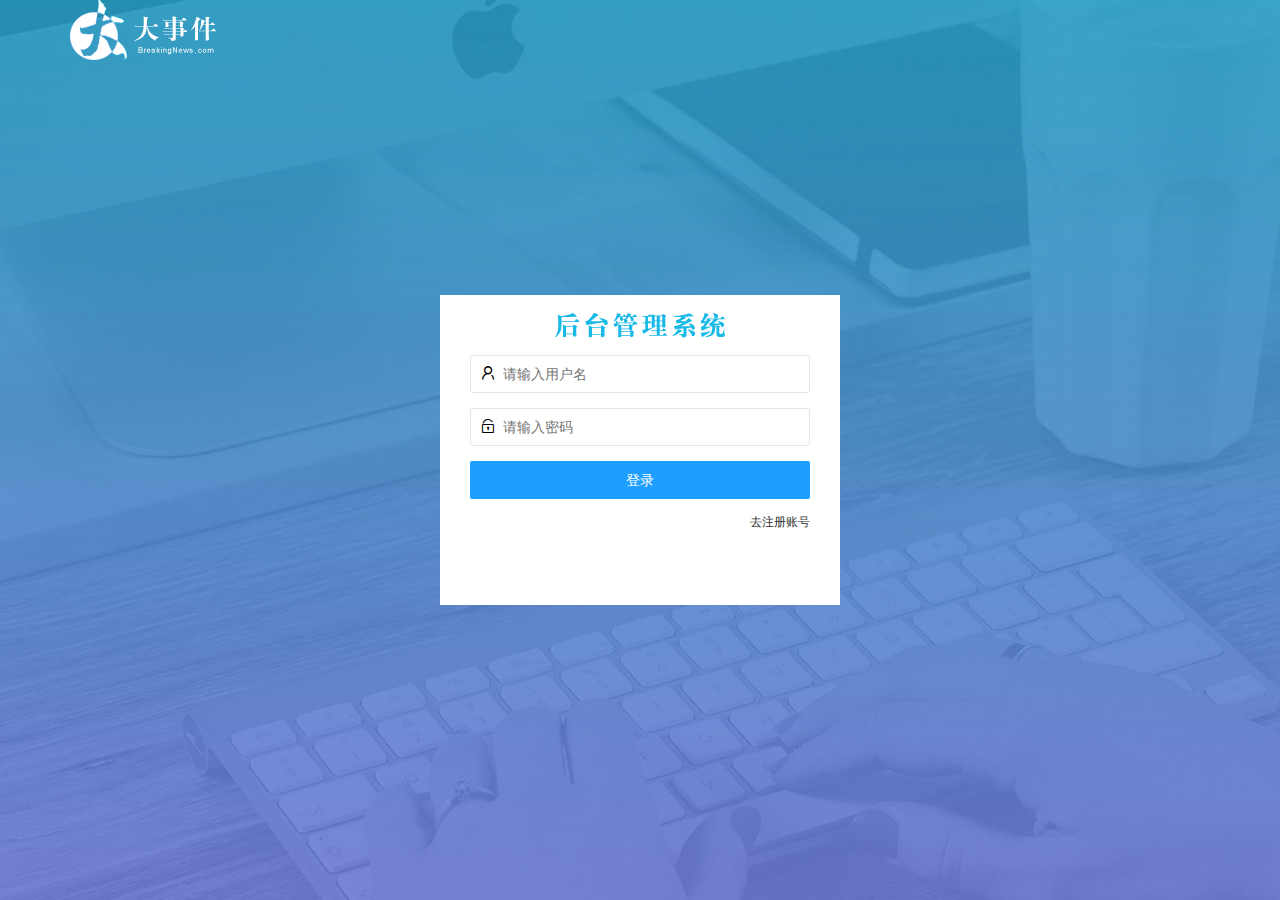
<file: login.html>
<!DOCTYPE html>
<html lang="en">

<head>
    <meta charset="UTF-8" />
    <meta name="viewport" content="width=device-width, initial-scale=1.0" />
    <title>大事件-登录/注册</title>
    <!-- 导入 LayUI 的样式 -->
    <link rel="stylesheet" href="/assets/lib/layui/css/layui.css" />
    <!-- 导入自己的样式表 -->
    <link rel="stylesheet" href="/assets/css/login.css" />
</head>

<body>
    <!-- 头部的 Logo 区域 -->
    <div class="layui-main">
        <!-- 用于设置一个宽度为 1140px 的水平居中块（无响应式） -->
        <img src="/assets/images/logo.png" alt="" />
    </div>

    <!-- 登录注册区域 -->
    <div class="loginAndRegBox">
        <div class="title-box"></div>
        <!-- 登录的div -->
        <div class="login-box">
            <!-- 登录的表单 -->
            <form class="layui-form" id="form_login">
                <!-- 用户名 -->
                <div class="layui-form-item">
                    <i class="layui-icon layui-icon-username"></i>
                    <input type="text" name="username" required lay-verify="required" placeholder="请输入用户名"
                        autocomplete="off" class="layui-input" />
                </div>
                <!-- 密码 -->
                <div class="layui-form-item">
                    <i class="layui-icon layui-icon-password"></i>
                    <input type="password" name="password" required lay-verify="required|pwd" placeholder="请输入密码"
                        autocomplete="off" class="layui-input" />
                </div>
                <!-- 登录按钮 -->
                <div class="layui-form-item">
                    <!-- 注意：表单提交按钮和普通按钮的区别，就是 lay-submit 属性 -->
                    <button class="layui-btn layui-btn-fluid layui-btn-normal" lay-submit>登录</button>
                </div>
                <div class="layui-form-item links">
                    <a href="javascript:;" id="link_reg">去注册账号</a>
                </div>
            </form>
        </div>
        <!-- 注册的div -->
        <div class="reg-box">
            <!-- 注册的表单 -->
            <form class="layui-form" id="form_reg">
                <!-- 用户名 -->
                <div class="layui-form-item">
                    <i class="layui-icon layui-icon-username"></i>
                    <input type="text" name="username" required lay-verify="required" placeholder="请输入用户名"
                        autocomplete="off" class="layui-input" />
                </div>
                <!-- 密码 -->
                <div class="layui-form-item">
                    <i class="layui-icon layui-icon-password"></i>
                    <input type="password" name="password" required lay-verify="required|pwd" placeholder="请输入密码"
                        autocomplete="off" class="layui-input" />
                </div>
                <!-- 密码确认框 -->
                <div class="layui-form-item">
                    <i class="layui-icon layui-icon-password"></i>
                    <input type="password" name="repassword" required lay-verify="required|pwd|repwd"
                        placeholder="再次确认密码" autocomplete="off" class="layui-input" />
                </div>
                <!-- 注册按钮 -->
                <div class="layui-form-item">
                    <!-- 注意：表单提交按钮和普通按钮的区别，就是 lay-submit 属性 -->
                    <button class="layui-btn layui-btn-fluid layui-btn-normal" lay-submit>注册</button>
                </div>
                <div class="layui-form-item links">
                    <a href="javascript:;" id="link_login">去登录</a>
                </div>
            </form>
        </div>
    </div>

    <!-- 导入 Layui 的JS文件 -->
    <script src="/assets/lib/layui/layui.all.js"></script>
    <!-- 导入 JQuery -->
    <script src="/assets/lib/jquery.js"></script>
    <!-- 导入自己封装的 baseAPI.js -->
    <script src="/assets/js/baseAPI.js"></script>
    <!-- 导入自己的 JavaScript 脚本 -->
    <script src="/assets/js/login.js"></script>
</body>

</html>
</file>
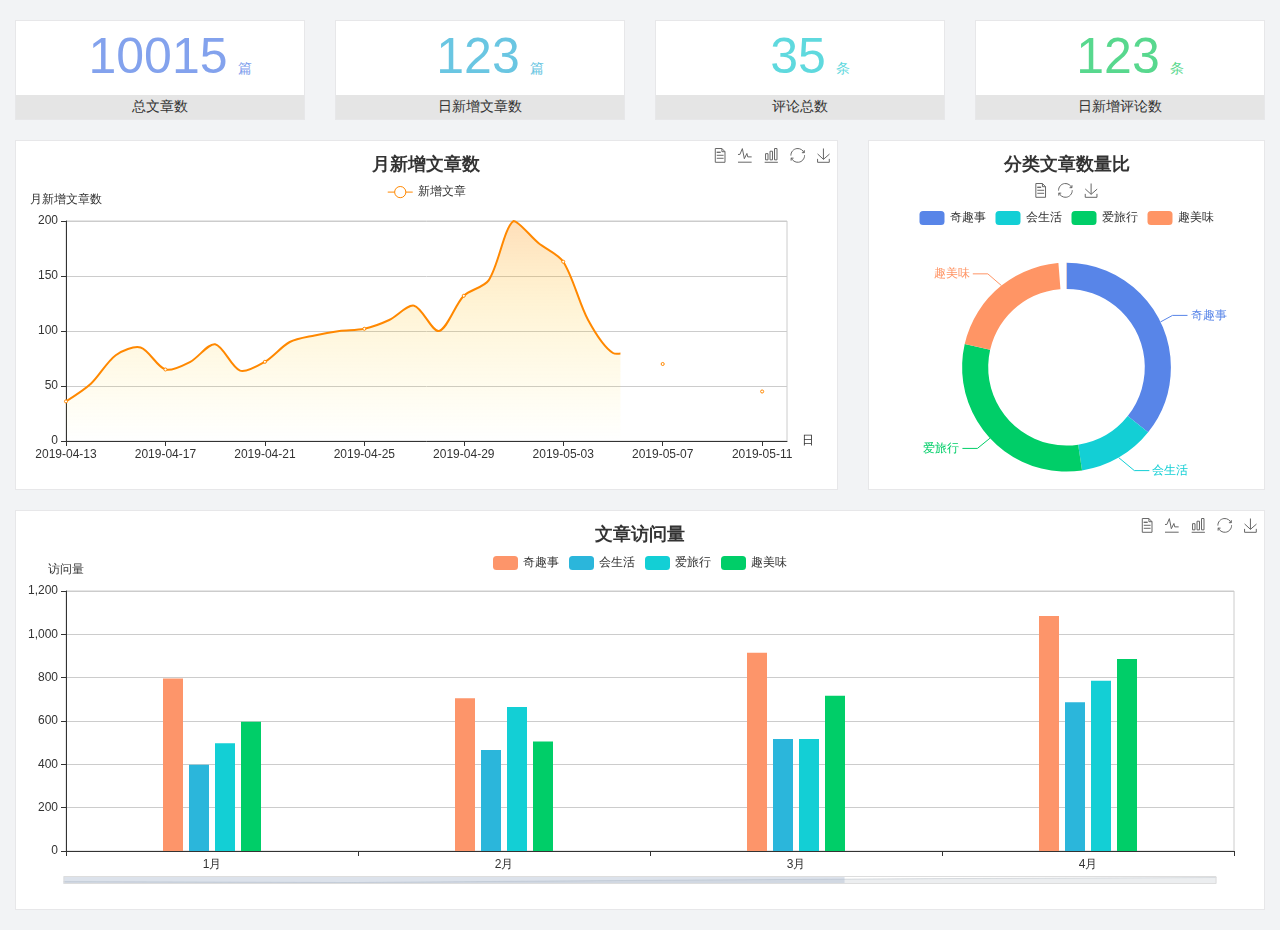
<file: home/dashboard.html>
<!DOCTYPE html>
<html lang="en">

<head>
  <meta charset="UTF-8">
  <meta name="viewport" content="width=device-width, initial-scale=1.0">
  <meta http-equiv="X-UA-Compatible" content="ie=edge">
  <title>图表统计</title>
  <link rel="stylesheet" href="../../assets/lib/bootstrap.css" />
  <link rel="stylesheet" href="../../assets/lib/main.css" />
  <script src="../../assets/lib/jquery.js"></script>
  <script type="text/javascript" src="../../assets/lib/echarts.min.js"></script>
</head>

<body>
  <div class="container-fluid">
    <div class="row spannel_list">
      <div class="col-sm-3 col-xs-6">
        <div class="spannel">
          <em>10015</em><span>篇</span>
          <b>总文章数</b>
        </div>
      </div>
      <div class="col-sm-3 col-xs-6">
        <div class="spannel scolor01">
          <em>123</em><span>篇</span>
          <b>日新增文章数</b>
        </div>
      </div>
      <div class="col-sm-3 col-xs-6">
        <div class="spannel scolor02">
          <em>35</em><span>条</span>
          <b>评论总数</b>
        </div>
      </div>
      <div class="col-sm-3 col-xs-6">
        <div class="spannel scolor03">
          <em>123</em><span>条</span>
          <b>日新增评论数</b>
        </div>
      </div>
    </div>
  </div>

  <div class="container-fluid">
    <div class="row curve-pie">
      <div class="col-lg-8 col-md-8">
        <div class="gragh_pannel" id="curve_show"></div>
      </div>
      <div class="col-lg-4 col-md-4">
        <div class="gragh_pannel" id="pie_show"></div>
      </div>
    </div>
  </div>

  <div class="container-fluid">
    <div class="column_pannel" id="column_show"></div>
  </div>

  <script>
    var oChart = echarts.init(document.getElementById('curve_show'));
    var aList_all = [
      { 'count': 36, 'date': '2019-04-13' },
      { 'count': 52, 'date': '2019-04-14' },
      { 'count': 78, 'date': '2019-04-15' },
      { 'count': 85, 'date': '2019-04-16' },
      { 'count': 65, 'date': '2019-04-17' },
      { 'count': 72, 'date': '2019-04-18' },
      { 'count': 88, 'date': '2019-04-19' },
      { 'count': 64, 'date': '2019-04-20' },
      { 'count': 72, 'date': '2019-04-21' },
      { 'count': 90, 'date': '2019-04-22' },
      { 'count': 96, 'date': '2019-04-23' },
      { 'count': 100, 'date': '2019-04-24' },
      { 'count': 102, 'date': '2019-04-25' },
      { 'count': 110, 'date': '2019-04-26' },
      { 'count': 123, 'date': '2019-04-27' },
      { 'count': 100, 'date': '2019-04-28' },
      { 'count': 132, 'date': '2019-04-29' },
      { 'count': 146, 'date': '2019-04-30' },
      { 'count': 200, 'date': '2019-05-01' },
      { 'count': 180, 'date': '2019-05-02' },
      { 'count': 163, 'date': '2019-05-03' },
      { 'count': 110, 'date': '2019-05-04' },
      { 'count': 80, 'date': '2019-05-05' },
      { 'count': 82, 'date': '2019-05-06' },
      { 'count': 70, 'date': '2019-05-07' },
      { 'count': 65, 'date': '2019-05-08' },
      { 'count': 54, 'date': '2019-05-09' },
      { 'count': 40, 'date': '2019-05-10' },
      { 'count': 45, 'date': '2019-05-11' },
      { 'count': 38, 'date': '2019-05-12' },
    ];

    let aCount = [];
    let aDate = [];

    for (var i = 0; i < aList_all.length; i++) {
      aCount.push(aList_all[i].count);
      aDate.push(aList_all[i].date);
    }

    var chartopt = {
      title: {
        text: '月新增文章数',
        left: 'center',
        top: '10'
      },
      tooltip: {
        trigger: 'axis'
      },
      legend: {
        data: ['新增文章'],
        top: '40'
      },
      toolbox: {
        show: true,
        feature: {
          mark: { show: true },
          dataView: { show: true, readOnly: false },
          magicType: { show: true, type: ['line', 'bar'] },
          restore: { show: true },
          saveAsImage: { show: true }
        }
      },
      calculable: true,
      xAxis: [
        {
          name: '日',
          type: 'category',
          boundaryGap: false,
          data: aDate
        }
      ],
      yAxis: [
        {
          name: '月新增文章数',
          type: 'value'
        }
      ],
      series: [
        {
          name: '新增文章',
          type: 'line',
          smooth: true,
          itemStyle: { normal: { areaStyle: { type: 'default' }, color: '#f80' }, lineStyle: { color: '#f80' } },
          data: aCount
        }],
      areaStyle: {
        normal: {
          color: new echarts.graphic.LinearGradient(0, 0, 0, 1, [{
            offset: 0,
            color: 'rgba(255,136,0,0.39)'
          }, {
            offset: .34,
            color: 'rgba(255,180,0,0.25)'
          }, {
            offset: 1,
            color: 'rgba(255,222,0,0.00)'
          }])

        }
      },
      grid: {
        show: true,
        x: 50,
        x2: 50,
        y: 80,
        height: 220
      }
    };

    oChart.setOption(chartopt);


    var oPie = echarts.init(document.getElementById('pie_show'));
    var oPieopt =
    {
      title: {
        top: 10,
        text: '分类文章数量比',
        x: 'center'
      },
      tooltip: {
        trigger: 'item',
        formatter: "{a} <br/>{b} : {c} ({d}%)"
      },
      color: ['#5885e8', '#13cfd5', '#00ce68', '#ff9565'],
      legend: {
        x: 'center',
        top: 65,
        data: ['奇趣事', '会生活', '爱旅行', '趣美味']
      },
      toolbox: {
        show: true,
        x: 'center',
        top: 35,
        feature: {
          mark: { show: true },
          dataView: { show: true, readOnly: false },
          magicType: {
            show: true,
            type: ['pie', 'funnel'],
            option: {
              funnel: {
                x: '25%',
                width: '50%',
                funnelAlign: 'left',
                max: 1548
              }
            }
          },
          restore: { show: true },
          saveAsImage: { show: true }
        }
      },
      calculable: true,
      series: [
        {
          name: '访问来源',
          type: 'pie',
          radius: ['45%', '60%'],
          center: ['50%', '65%'],
          data: [
            { value: 300, name: '奇趣事' },
            { value: 100, name: '会生活' },
            { value: 260, name: '爱旅行' },
            { value: 180, name: '趣美味' }
          ]
        }
      ]
    };
    oPie.setOption(oPieopt);



    var oColumn = this.echarts.init(document.getElementById('column_show'));
    var oColumnopt =
    {
      title: {
        text: '文章访问量',
        left: 'center',
        top: '10'
      },
      tooltip: {
        trigger: 'axis'
      },
      legend: {
        data: ['奇趣事', '会生活', '爱旅行', '趣美味'],
        top: '40'
      },
      toolbox: {
        show: true,
        feature: {
          mark: { show: true },
          dataView: { show: true, readOnly: false },
          magicType: { show: true, type: ['line', 'bar'] },
          restore: { show: true },
          saveAsImage: { show: true }
        }
      },
      calculable: true,
      xAxis: [
        {
          type: 'category',
          data: ['1月', '2月', '3月', '4月', '5月']
        }
      ],
      yAxis: [
        {
          name: '访问量',
          type: 'value'
        }
      ],
      series: [
        {
          name: '奇趣事',
          type: 'bar',
          barWidth: 20,
          itemStyle: {
            normal: { areaStyle: { type: 'default' }, color: '#fd956a' }
          },
          data: [800, 708, 920, 1090, 1200]
        },
        {
          name: '会生活',
          type: 'bar',
          barWidth: 20,
          itemStyle: {
            normal: { areaStyle: { type: 'default' }, color: '#2bb6db' }
          },
          data: [400, 468, 520, 690, 800]
        },
        {
          name: '爱旅行',
          type: 'bar',
          barWidth: 20,
          itemStyle: {
            normal: { areaStyle: { type: 'default' }, color: '#13cfd5' }
          },
          data: [500, 668, 520, 790, 900]
        },
        {
          name: '趣美味',
          type: 'bar',
          barWidth: 20,
          itemStyle: {
            normal: { areaStyle: { type: 'default' }, color: '#00ce68' }
          },
          data: [600, 508, 720, 890, 1000]
        }
      ],
      grid: {
        show: true,
        x: 50,
        x2: 30,
        y: 80,
        height: 260
      },
      dataZoom: [//给x轴设置滚动条
        {
          start: 0,//默认为0
          end: 100 - 1000 / 31,//默认为100
          type: 'slider',
          show: true,
          xAxisIndex: [0],
          handleSize: 0,//滑动条的 左右2个滑动条的大小
          height: 8,//组件高度
          left: 45, //左边的距离
          right: 50,//右边的距离
          bottom: 26,//右边的距离
          handleColor: '#ddd',//h滑动图标的颜色
          handleStyle: {
            borderColor: "#cacaca",
            borderWidth: "1",
            shadowBlur: 2,
            background: "#ddd",
            shadowColor: "#ddd",
          }
        }]
    };
    oColumn.setOption(oColumnopt);
  </script>
</body>

</html>
</file>
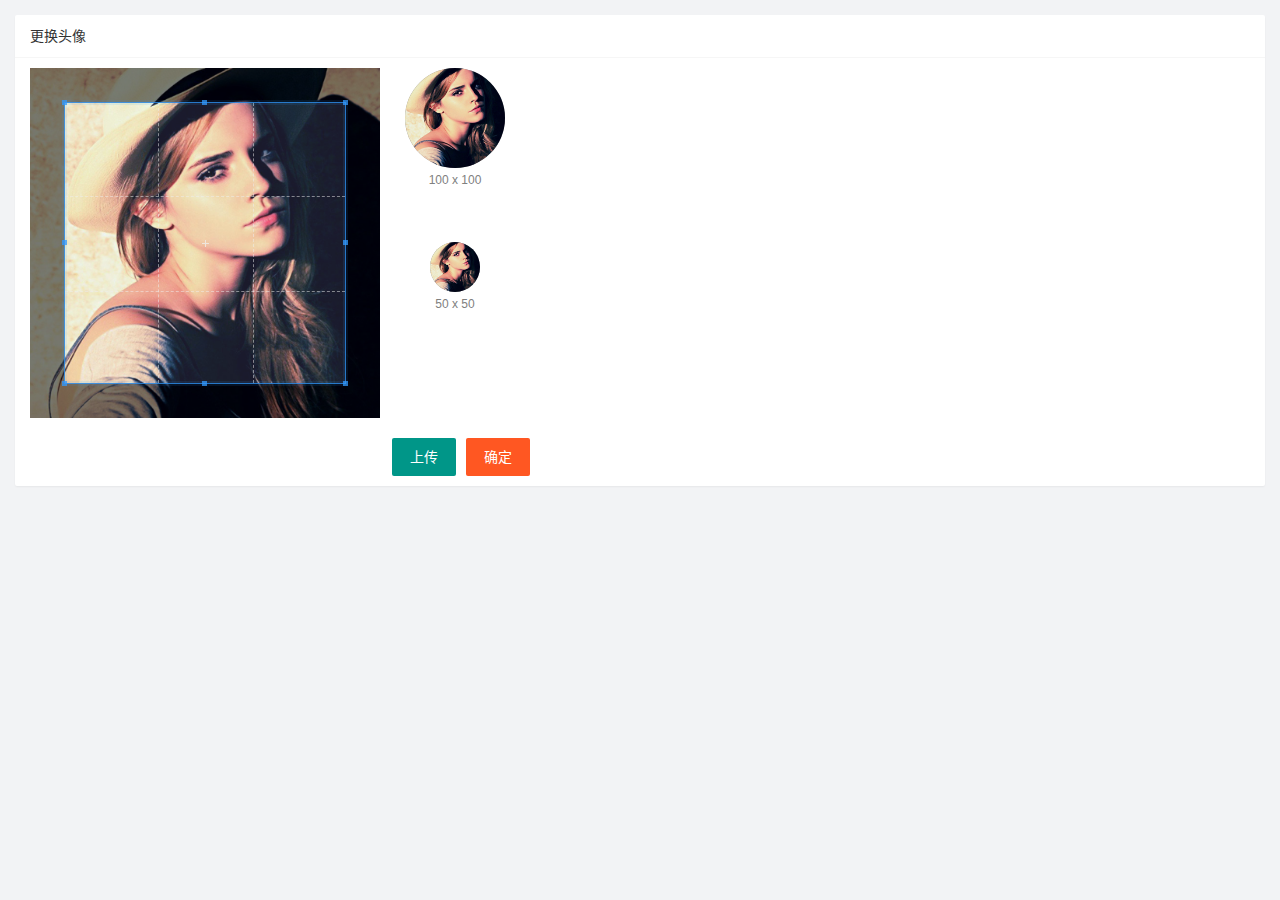
<file: user/user_avatar.html>
<!DOCTYPE html>
<html lang="zh-CN">
<head>
    <meta charset="UTF-8">
    <meta name="viewport" content="width=device-width, initial-scale=1.0">
    <meta http-equiv="X-UA-Compatible" content="ie=edge">
    <title>Document</title>
    <link rel="stylesheet" href="/assets/lib/layui/css/layui.css">
    <link rel="stylesheet" href="/assets/lib/cropper/cropper.css" />
    <link rel="stylesheet" href="/assets/css/user/user_avatar.css">
</head>
<body>
    <div class="layui-card">
        <div class="layui-card-header">更换头像</div>
        <div class="layui-card-body">
<!-- 第一行的图片裁剪和预览区域 -->
<div class="row1">
    <!-- 图片裁剪区域 -->
    <div class="cropper-box">
      <!-- 这个 img 标签很重要，将来会把它初始化为裁剪区域 -->
      <img id="image" src="/assets/images/sample.jpg" />
    </div>
    <!-- 图片的预览区域 -->
    <div class="preview-box">
      <div>
        <!-- 宽高为 100px 的预览区域 -->
        <div class="img-preview w100"></div>
        <p class="size">100 x 100</p>
      </div>
      <div>
        <!-- 宽高为 50px 的预览区域 -->
        <div class="img-preview w50"></div>
        <p class="size">50 x 50</p>
      </div>
    </div>
  </div>

  <!-- 第二行的按钮区域 -->
  <div class="row2">
    <!--
       创建了一个type='file'的input框,同时隐藏,不显示,用点击上传的操作模拟点击它的行为
     -->
      <input type="file"  id="file" accept="image/png,image/jpeg">
    <button type="button" class="layui-btn" id="btnChooseImage">上传</button>
    <button type="button" class="layui-btn layui-btn-danger" id="btnUpload">确定</button>
  </div>
        </div>
      </div>


<!-- 导入 Layui 的JS文件 -->
<script src="/assets/lib/layui/layui.all.js"></script>
<!-- 导入 JQuery -->
<script src="/assets/lib/jquery.js"></script>
<script src="/assets/lib/cropper/Cropper.js"></script>
<script src="/assets/lib/cropper/jquery-cropper.js"></script>
<!-- 导入自己封装的 baseAPI.js -->
<script src="/assets/js/baseAPI.js"></script>

<script src="/assets/js/user/user_avatar.js"></script>

</body>
</html>
</file>
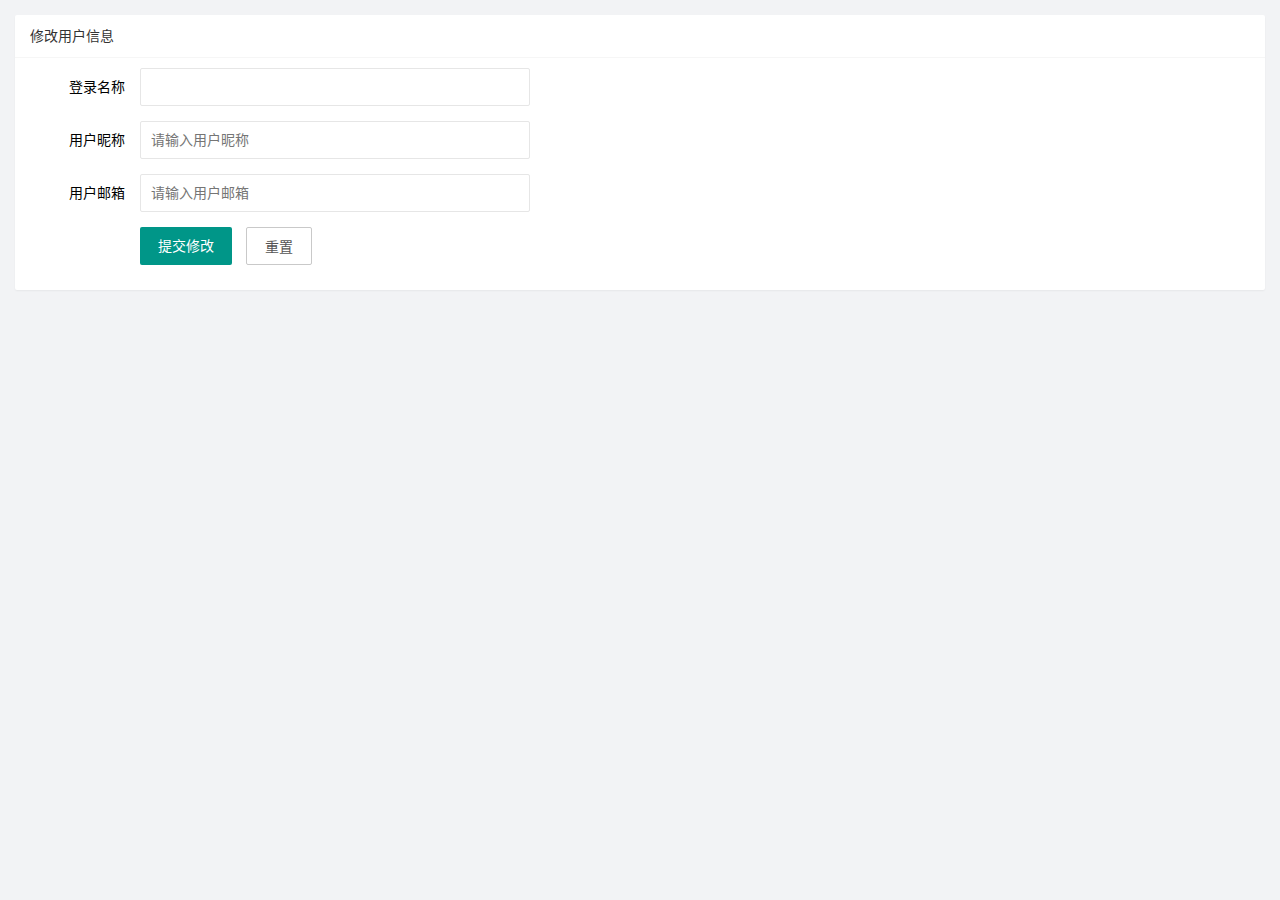
<file: user/user_info.html>
<!DOCTYPE html>
<html lang="zh-CN">

<head>
    <meta charset="UTF-8">
    <meta name="viewport" content="width=device-width, initial-scale=1.0">
    <meta http-equiv="X-UA-Compatible" content="ie=edge">
    <title>Document</title>
    <link rel="stylesheet" href="../assets/lib/layui/css/layui.css">
    <link rel="stylesheet" href="../assets/css/user/user_info.css">
</head>

<body>
    <div class="layui-card">
        <div class="layui-card-header">修改用户信息</div>
        <div class="layui-card-body">
            <form class="layui-form" lay-filter='formUserInfo' id="formUserInfo">
                <!--
                   这里给表单指定了一个lay-filter属性,配合form.val()方法快速为表单赋值
                 -->
                 <input type="hidden" name="id" value="" disabled/>
                 <!--
                    这里又加入一个隐藏域用来接收res.data里的id属性,但是又不用展示给用户看,就用隐藏域
                  -->
                <div class="layui-form-item">
                    <label class="layui-form-label">登录名称</label>
                    <div class="layui-input-block">
                        <input type="text" name="username" required lay-verify="required" placeholder=""
                            autocomplete="off" class="layui-input" disabled>
                    </div>
                </div>
                <div class="layui-form-item">
                    <label class="layui-form-label">用户昵称</label>
                    <div class="layui-input-block">
                        <input type="text" name="nickname" required lay-verify="required|nickname" placeholder="请输入用户昵称"
                            autocomplete="off" class="layui-input">
                    </div>
                </div>
                <div class="layui-form-item">
                    <label class="layui-form-label">用户邮箱</label>
                    <div class="layui-input-block">
                        <input type="text" name="email" required lay-verify="required|email" placeholder="请输入用户邮箱"
                            autocomplete="off" class="layui-input">
                    </div>
                </div>
                <div class="layui-form-item">
                    <div class="layui-input-block">
                      <button class="layui-btn" lay-submit lay-filter="formDemo" id="btnSubmit">提交修改</button>
                      <button type="reset" class="layui-btn layui-btn-primary" id='btnReset'>重置</button>
                    </div>
                  </div>
            </form>
        </div>
    </div>

    <!-- 导入 Layui 的JS文件 -->
    <script src="/assets/lib/layui/layui.all.js"></script>
    <!-- 导入 JQuery -->
    <script src="/assets/lib/jquery.js"></script>
    <!-- 导入自己封装的 baseAPI.js -->
    <script src="/assets/js/baseAPI.js"></script>
    <!-- //ATTENTION:导入自己的 JavaScript 脚本,不要弄错了js文件,这里是引入自己的user_info.js文件 -->
    <script src="/assets/js/user/user_info.js"></script>
</body>

</html>
</file>
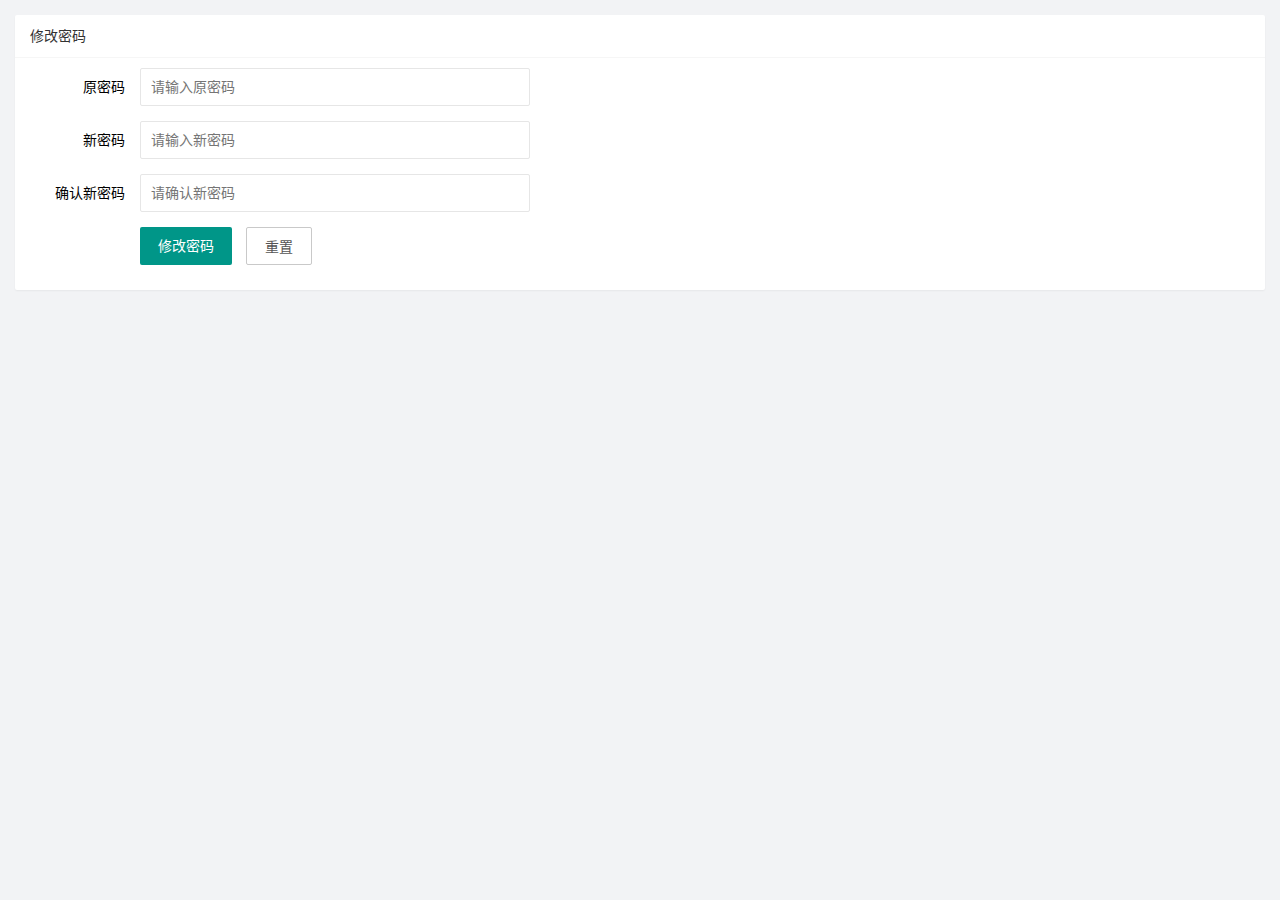
<file: user/user_pwd.html>
<!DOCTYPE html>
<html lang="zh-CN">

<head>
    <meta charset="UTF-8">
    <meta name="viewport" content="width=device-width, initial-scale=1.0">
    <meta http-equiv="X-UA-Compatible" content="ie=edge">
    <title>Document</title>
    <link rel="stylesheet" href="../assets/lib/layui/css/layui.css">
    <link rel="stylesheet" href="../assets/css/user/user_pwd.css">
</head>

<body>
    <div class="layui-card">
        <div class="layui-card-header">修改密码</div>
        <div class="layui-card-body">
            <form class="layui-form" lay-filter='formUserPwd' id="formUserPwd">
                <!--
                   这里给表单指定了一个lay-filter属性,配合form.val()方法快速为表单赋值
                 -->
                 <!-- <input type="hidden" name="id" value="" disabled/> -->
                 <!--
                    这里又加入一个隐藏域用来接收res.data里的id属性,但是又不用展示给用户看,就用隐藏域
                  -->
                <div class="layui-form-item">
                    <label class="layui-form-label">原密码</label>
                    <div class="layui-input-block">
                        <input type="password" name="oldPwd" required lay-verify="required|pwd" placeholder="请输入原密码"
                            autocomplete="off" class="layui-input" >
                    </div>
                </div>
                <div class="layui-form-item">
                    <label class="layui-form-label">新密码</label>
                    <div class="layui-input-block">
                        <input type="password" name="newPwd" required lay-verify="required|pwd|samePwd" placeholder="请输入新密码"
                            autocomplete="off" class="layui-input">
                    </div>
                </div>
                <div class="layui-form-item">
                    <label class="layui-form-label">确认新密码</label>
                    <div class="layui-input-block">
                        <input type="password" name="rePwd" required lay-verify="required|pwd|rePwd" placeholder="请确认新密码"
                            autocomplete="off" class="layui-input">
                    </div>
                </div>
                <div class="layui-form-item">
                    <div class="layui-input-block">
                      <button class="layui-btn" lay-submit lay-filter="formDemo" id="btnSubmit">修改密码</button>
                      <button type="reset" class="layui-btn layui-btn-primary" id='btnReset'>重置</button>
                    </div>
                  </div>
            </form>
        </div>
    </div>

    <!-- 导入 Layui 的JS文件 -->
    <script src="/assets/lib/layui/layui.all.js"></script>
    <!-- 导入 JQuery -->
    <script src="/assets/lib/jquery.js"></script>
    <!-- 导入自己封装的 baseAPI.js -->
    <script src="/assets/js/baseAPI.js"></script>
    
    <script src="/assets/js/user/user_pwd.js"></script>
</body>

</html>
</file>
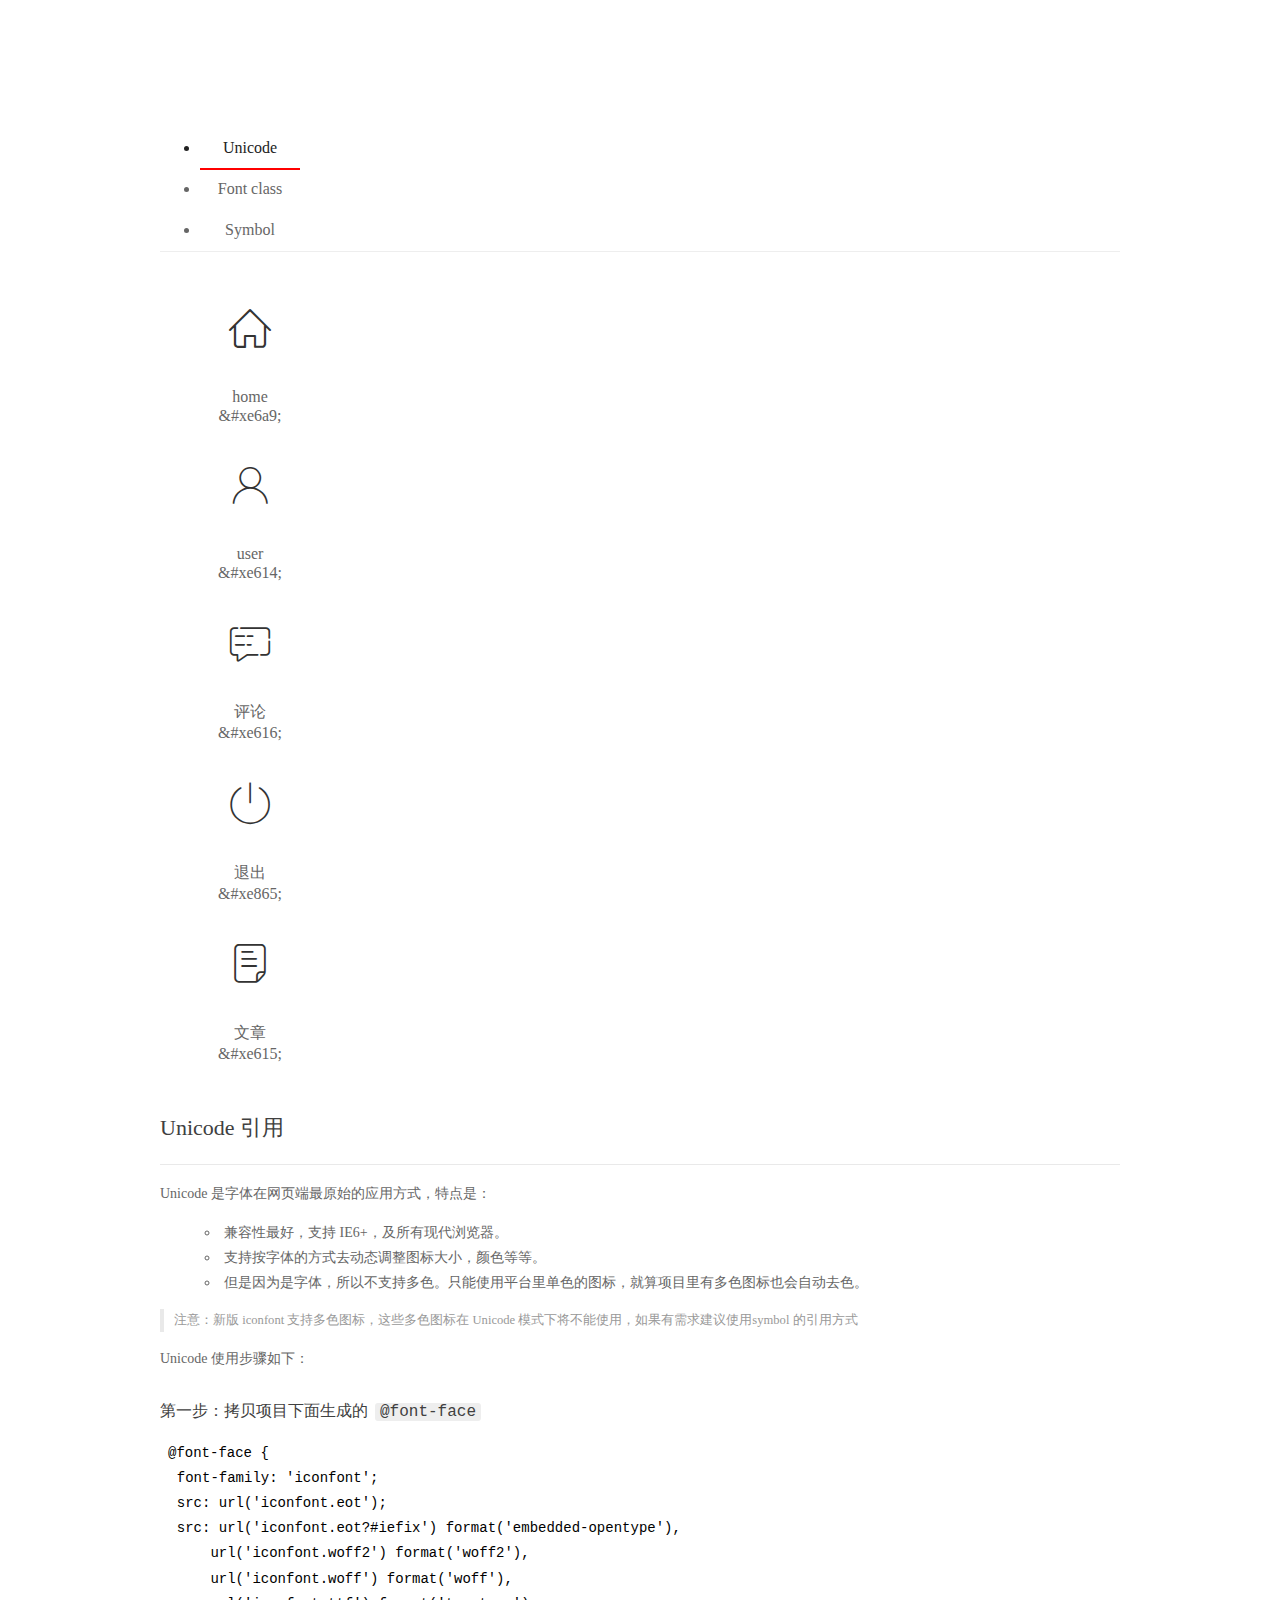
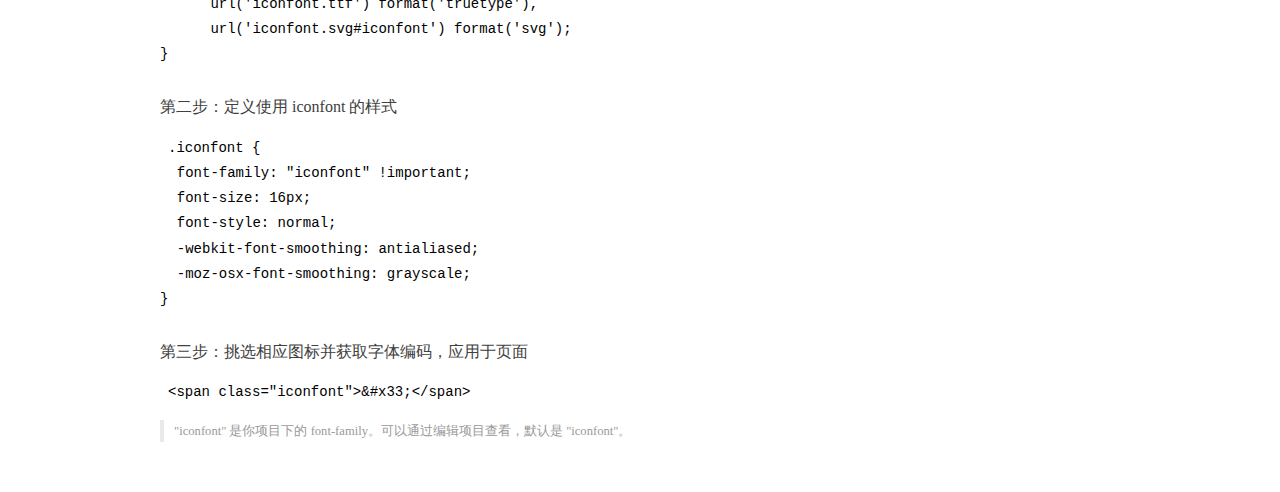
<file: assets/fonts/demo_index.html>
<!DOCTYPE html>
<html>
<head>
  <meta charset="utf-8"/>
  <title>IconFont Demo</title>
  <link rel="shortcut icon" href="https://gtms04.alicdn.com/tps/i4/TB1_oz6GVXXXXaFXpXXJDFnIXXX-64-64.ico" type="image/x-icon"/>
  <link rel="stylesheet" href="https://g.alicdn.com/thx/cube/1.3.2/cube.min.css">
  <link rel="stylesheet" href="demo.css">
  <link rel="stylesheet" href="iconfont.css">
  <script src="iconfont.js"></script>
  <!-- jQuery -->
  <script src="https://a1.alicdn.com/oss/uploads/2018/12/26/7bfddb60-08e8-11e9-9b04-53e73bb6408b.js"></script>
  <!-- 代码高亮 -->
  <script src="https://a1.alicdn.com/oss/uploads/2018/12/26/a3f714d0-08e6-11e9-8a15-ebf944d7534c.js"></script>
</head>
<body>
  <div class="main">
    <h1 class="logo"><a href="https://www.iconfont.cn/" title="iconfont 首页" target="_blank">&#xe86b;</a></h1>
    <div class="nav-tabs">
      <ul id="tabs" class="dib-box">
        <li class="dib active"><span>Unicode</span></li>
        <li class="dib"><span>Font class</span></li>
        <li class="dib"><span>Symbol</span></li>
      </ul>
      
    </div>
    <div class="tab-container">
      <div class="content unicode" style="display: block;">
          <ul class="icon_lists dib-box">
          
            <li class="dib">
              <span class="icon iconfont">&#xe6a9;</span>
                <div class="name">home</div>
                <div class="code-name">&amp;#xe6a9;</div>
              </li>
          
            <li class="dib">
              <span class="icon iconfont">&#xe614;</span>
                <div class="name">user</div>
                <div class="code-name">&amp;#xe614;</div>
              </li>
          
            <li class="dib">
              <span class="icon iconfont">&#xe616;</span>
                <div class="name">评论</div>
                <div class="code-name">&amp;#xe616;</div>
              </li>
          
            <li class="dib">
              <span class="icon iconfont">&#xe865;</span>
                <div class="name">退出</div>
                <div class="code-name">&amp;#xe865;</div>
              </li>
          
            <li class="dib">
              <span class="icon iconfont">&#xe615;</span>
                <div class="name">文章</div>
                <div class="code-name">&amp;#xe615;</div>
              </li>
          
          </ul>
          <div class="article markdown">
          <h2 id="unicode-">Unicode 引用</h2>
          <hr>

          <p>Unicode 是字体在网页端最原始的应用方式，特点是：</p>
          <ul>
            <li>兼容性最好，支持 IE6+，及所有现代浏览器。</li>
            <li>支持按字体的方式去动态调整图标大小，颜色等等。</li>
            <li>但是因为是字体，所以不支持多色。只能使用平台里单色的图标，就算项目里有多色图标也会自动去色。</li>
          </ul>
          <blockquote>
            <p>注意：新版 iconfont 支持多色图标，这些多色图标在 Unicode 模式下将不能使用，如果有需求建议使用symbol 的引用方式</p>
          </blockquote>
          <p>Unicode 使用步骤如下：</p>
          <h3 id="-font-face">第一步：拷贝项目下面生成的 <code>@font-face</code></h3>
<pre><code class="language-css"
>@font-face {
  font-family: 'iconfont';
  src: url('iconfont.eot');
  src: url('iconfont.eot?#iefix') format('embedded-opentype'),
      url('iconfont.woff2') format('woff2'),
      url('iconfont.woff') format('woff'),
      url('iconfont.ttf') format('truetype'),
      url('iconfont.svg#iconfont') format('svg');
}
</code></pre>
          <h3 id="-iconfont-">第二步：定义使用 iconfont 的样式</h3>
<pre><code class="language-css"
>.iconfont {
  font-family: "iconfont" !important;
  font-size: 16px;
  font-style: normal;
  -webkit-font-smoothing: antialiased;
  -moz-osx-font-smoothing: grayscale;
}
</code></pre>
          <h3 id="-">第三步：挑选相应图标并获取字体编码，应用于页面</h3>
<pre>
<code class="language-html"
>&lt;span class="iconfont"&gt;&amp;#x33;&lt;/span&gt;
</code></pre>
          <blockquote>
            <p>"iconfont" 是你项目下的 font-family。可以通过编辑项目查看，默认是 "iconfont"。</p>
          </blockquote>
          </div>
      </div>
      <div class="content font-class">
        <ul class="icon_lists dib-box">
          
          <li class="dib">
            <span class="icon iconfont icon-home"></span>
            <div class="name">
              home
            </div>
            <div class="code-name">.icon-home
            </div>
          </li>
          
          <li class="dib">
            <span class="icon iconfont icon-user"></span>
            <div class="name">
              user
            </div>
            <div class="code-name">.icon-user
            </div>
          </li>
          
          <li class="dib">
            <span class="icon iconfont icon-pinglun"></span>
            <div class="name">
              评论
            </div>
            <div class="code-name">.icon-pinglun
            </div>
          </li>
          
          <li class="dib">
            <span class="icon iconfont icon-tuichu"></span>
            <div class="name">
              退出
            </div>
            <div class="code-name">.icon-tuichu
            </div>
          </li>
          
          <li class="dib">
            <span class="icon iconfont icon-16"></span>
            <div class="name">
              文章
            </div>
            <div class="code-name">.icon-16
            </div>
          </li>
          
        </ul>
        <div class="article markdown">
        <h2 id="font-class-">font-class 引用</h2>
        <hr>

        <p>font-class 是 Unicode 使用方式的一种变种，主要是解决 Unicode 书写不直观，语意不明确的问题。</p>
        <p>与 Unicode 使用方式相比，具有如下特点：</p>
        <ul>
          <li>兼容性良好，支持 IE8+，及所有现代浏览器。</li>
          <li>相比于 Unicode 语意明确，书写更直观。可以很容易分辨这个 icon 是什么。</li>
          <li>因为使用 class 来定义图标，所以当要替换图标时，只需要修改 class 里面的 Unicode 引用。</li>
          <li>不过因为本质上还是使用的字体，所以多色图标还是不支持的。</li>
        </ul>
        <p>使用步骤如下：</p>
        <h3 id="-fontclass-">第一步：引入项目下面生成的 fontclass 代码：</h3>
<pre><code class="language-html">&lt;link rel="stylesheet" href="./iconfont.css"&gt;
</code></pre>
        <h3 id="-">第二步：挑选相应图标并获取类名，应用于页面：</h3>
<pre><code class="language-html">&lt;span class="iconfont icon-xxx"&gt;&lt;/span&gt;
</code></pre>
        <blockquote>
          <p>"
            iconfont" 是你项目下的 font-family。可以通过编辑项目查看，默认是 "iconfont"。</p>
        </blockquote>
      </div>
      </div>
      <div class="content symbol">
          <ul class="icon_lists dib-box">
          
            <li class="dib">
                <svg class="icon svg-icon" aria-hidden="true">
                  <use xlink:href="#icon-home"></use>
                </svg>
                <div class="name">home</div>
                <div class="code-name">#icon-home</div>
            </li>
          
            <li class="dib">
                <svg class="icon svg-icon" aria-hidden="true">
                  <use xlink:href="#icon-user"></use>
                </svg>
                <div class="name">user</div>
                <div class="code-name">#icon-user</div>
            </li>
          
            <li class="dib">
                <svg class="icon svg-icon" aria-hidden="true">
                  <use xlink:href="#icon-pinglun"></use>
                </svg>
                <div class="name">评论</div>
                <div class="code-name">#icon-pinglun</div>
            </li>
          
            <li class="dib">
                <svg class="icon svg-icon" aria-hidden="true">
                  <use xlink:href="#icon-tuichu"></use>
                </svg>
                <div class="name">退出</div>
                <div class="code-name">#icon-tuichu</div>
            </li>
          
            <li class="dib">
                <svg class="icon svg-icon" aria-hidden="true">
                  <use xlink:href="#icon-16"></use>
                </svg>
                <div class="name">文章</div>
                <div class="code-name">#icon-16</div>
            </li>
          
          </ul>
          <div class="article markdown">
          <h2 id="symbol-">Symbol 引用</h2>
          <hr>

          <p>这是一种全新的使用方式，应该说这才是未来的主流，也是平台目前推荐的用法。相关介绍可以参考这篇<a href="">文章</a>
            这种用法其实是做了一个 SVG 的集合，与另外两种相比具有如下特点：</p>
          <ul>
            <li>支持多色图标了，不再受单色限制。</li>
            <li>通过一些技巧，支持像字体那样，通过 <code>font-size</code>, <code>color</code> 来调整样式。</li>
            <li>兼容性较差，支持 IE9+，及现代浏览器。</li>
            <li>浏览器渲染 SVG 的性能一般，还不如 png。</li>
          </ul>
          <p>使用步骤如下：</p>
          <h3 id="-symbol-">第一步：引入项目下面生成的 symbol 代码：</h3>
<pre><code class="language-html">&lt;script src="./iconfont.js"&gt;&lt;/script&gt;
</code></pre>
          <h3 id="-css-">第二步：加入通用 CSS 代码（引入一次就行）：</h3>
<pre><code class="language-html">&lt;style&gt;
.icon {
  width: 1em;
  height: 1em;
  vertical-align: -0.15em;
  fill: currentColor;
  overflow: hidden;
}
&lt;/style&gt;
</code></pre>
          <h3 id="-">第三步：挑选相应图标并获取类名，应用于页面：</h3>
<pre><code class="language-html">&lt;svg class="icon" aria-hidden="true"&gt;
  &lt;use xlink:href="#icon-xxx"&gt;&lt;/use&gt;
&lt;/svg&gt;
</code></pre>
          </div>
      </div>

    </div>
  </div>
  <script>
  $(document).ready(function () {
      $('.tab-container .content:first').show()

      $('#tabs li').click(function (e) {
        var tabContent = $('.tab-container .content')
        var index = $(this).index()

        if ($(this).hasClass('active')) {
          return
        } else {
          $('#tabs li').removeClass('active')
          $(this).addClass('active')

          tabContent.hide().eq(index).fadeIn()
        }
      })
    })
  </script>
</body>
</html>
</file>
<file: assets/lib/layui/css/layui.css>
/** layui-v2.5.5 MIT License By https://www.layui.com */
 .layui-inline,img{display:inline-block;vertical-align:middle}h1,h2,h3,h4,h5,h6{font-weight:400}.layui-edge,.layui-header,.layui-inline,.layui-main{position:relative}.layui-body,.layui-edge,.layui-elip{overflow:hidden}.layui-btn,.layui-edge,.layui-inline,img{vertical-align:middle}.layui-btn,.layui-disabled,.layui-icon,.layui-unselect{-moz-user-select:none;-webkit-user-select:none;-ms-user-select:none}.layui-elip,.layui-form-checkbox span,.layui-form-pane .layui-form-label{text-overflow:ellipsis;white-space:nowrap}.layui-breadcrumb,.layui-tree-btnGroup{visibility:hidden}blockquote,body,button,dd,div,dl,dt,form,h1,h2,h3,h4,h5,h6,input,li,ol,p,pre,td,textarea,th,ul{margin:0;padding:0;-webkit-tap-highlight-color:rgba(0,0,0,0)}a:active,a:hover{outline:0}img{border:none}li{list-style:none}table{border-collapse:collapse;border-spacing:0}h4,h5,h6{font-size:100%}button,input,optgroup,option,select,textarea{font-family:inherit;font-size:inherit;font-style:inherit;font-weight:inherit;outline:0}pre{white-space:pre-wrap;white-space:-moz-pre-wrap;white-space:-pre-wrap;white-space:-o-pre-wrap;word-wrap:break-word}body{line-height:24px;font:14px Helvetica Neue,Helvetica,PingFang SC,Tahoma,Arial,sans-serif}hr{height:1px;margin:10px 0;border:0;clear:both}a{color:#333;text-decoration:none}a:hover{color:#777}a cite{font-style:normal;*cursor:pointer}.layui-border-box,.layui-border-box *{box-sizing:border-box}.layui-box,.layui-box *{box-sizing:content-box}.layui-clear{clear:both;*zoom:1}.layui-clear:after{content:'\20';clear:both;*zoom:1;display:block;height:0}.layui-inline{*display:inline;*zoom:1}.layui-edge{display:inline-block;width:0;height:0;border-width:6px;border-style:dashed;border-color:transparent}.layui-edge-top{top:-4px;border-bottom-color:#999;border-bottom-style:solid}.layui-edge-right{border-left-color:#999;border-left-style:solid}.layui-edge-bottom{top:2px;border-top-color:#999;border-top-style:solid}.layui-edge-left{border-right-color:#999;border-right-style:solid}.layui-disabled,.layui-disabled:hover{color:#d2d2d2!important;cursor:not-allowed!important}.layui-circle{border-radius:100%}.layui-show{display:block!important}.layui-hide{display:none!important}@font-face{font-family:layui-icon;src:url(../font/iconfont.eot?v=250);src:url(../font/iconfont.eot?v=250#iefix) format('embedded-opentype'),url(../font/iconfont.woff2?v=250) format('woff2'),url(../font/iconfont.woff?v=250) format('woff'),url(../font/iconfont.ttf?v=250) format('truetype'),url(../font/iconfont.svg?v=250#layui-icon) format('svg')}.layui-icon{font-family:layui-icon!important;font-size:16px;font-style:normal;-webkit-font-smoothing:antialiased;-moz-osx-font-smoothing:grayscale}.layui-icon-reply-fill:before{content:"\e611"}.layui-icon-set-fill:before{content:"\e614"}.layui-icon-menu-fill:before{content:"\e60f"}.layui-icon-search:before{content:"\e615"}.layui-icon-share:before{content:"\e641"}.layui-icon-set-sm:before{content:"\e620"}.layui-icon-engine:before{content:"\e628"}.layui-icon-close:before{content:"\1006"}.layui-icon-close-fill:before{content:"\1007"}.layui-icon-chart-screen:before{content:"\e629"}.layui-icon-star:before{content:"\e600"}.layui-icon-circle-dot:before{content:"\e617"}.layui-icon-chat:before{content:"\e606"}.layui-icon-release:before{content:"\e609"}.layui-icon-list:before{content:"\e60a"}.layui-icon-chart:before{content:"\e62c"}.layui-icon-ok-circle:before{content:"\1005"}.layui-icon-layim-theme:before{content:"\e61b"}.layui-icon-table:before{content:"\e62d"}.layui-icon-right:before{content:"\e602"}.layui-icon-left:before{content:"\e603"}.layui-icon-cart-simple:before{content:"\e698"}.layui-icon-face-cry:before{content:"\e69c"}.layui-icon-face-smile:before{content:"\e6af"}.layui-icon-survey:before{content:"\e6b2"}.layui-icon-tree:before{content:"\e62e"}.layui-icon-upload-circle:before{content:"\e62f"}.layui-icon-add-circle:before{content:"\e61f"}.layui-icon-download-circle:before{content:"\e601"}.layui-icon-templeate-1:before{content:"\e630"}.layui-icon-util:before{content:"\e631"}.layui-icon-face-surprised:before{content:"\e664"}.layui-icon-edit:before{content:"\e642"}.layui-icon-speaker:before{content:"\e645"}.layui-icon-down:before{content:"\e61a"}.layui-icon-file:before{content:"\e621"}.layui-icon-layouts:before{content:"\e632"}.layui-icon-rate-half:before{content:"\e6c9"}.layui-icon-add-circle-fine:before{content:"\e608"}.layui-icon-prev-circle:before{content:"\e633"}.layui-icon-read:before{content:"\e705"}.layui-icon-404:before{content:"\e61c"}.layui-icon-carousel:before{content:"\e634"}.layui-icon-help:before{content:"\e607"}.layui-icon-code-circle:before{content:"\e635"}.layui-icon-water:before{content:"\e636"}.layui-icon-username:before{content:"\e66f"}.layui-icon-find-fill:before{content:"\e670"}.layui-icon-about:before{content:"\e60b"}.layui-icon-location:before{content:"\e715"}.layui-icon-up:before{content:"\e619"}.layui-icon-pause:before{content:"\e651"}.layui-icon-date:before{content:"\e637"}.layui-icon-layim-uploadfile:before{content:"\e61d"}.layui-icon-delete:before{content:"\e640"}.layui-icon-play:before{content:"\e652"}.layui-icon-top:before{content:"\e604"}.layui-icon-friends:before{content:"\e612"}.layui-icon-refresh-3:before{content:"\e9aa"}.layui-icon-ok:before{content:"\e605"}.layui-icon-layer:before{content:"\e638"}.layui-icon-face-smile-fine:before{content:"\e60c"}.layui-icon-dollar:before{content:"\e659"}.layui-icon-group:before{content:"\e613"}.layui-icon-layim-download:before{content:"\e61e"}.layui-icon-picture-fine:before{content:"\e60d"}.layui-icon-link:before{content:"\e64c"}.layui-icon-diamond:before{content:"\e735"}.layui-icon-log:before{content:"\e60e"}.layui-icon-rate-solid:before{content:"\e67a"}.layui-icon-fonts-del:before{content:"\e64f"}.layui-icon-unlink:before{content:"\e64d"}.layui-icon-fonts-clear:before{content:"\e639"}.layui-icon-triangle-r:before{content:"\e623"}.layui-icon-circle:before{content:"\e63f"}.layui-icon-radio:before{content:"\e643"}.layui-icon-align-center:before{content:"\e647"}.layui-icon-align-right:before{content:"\e648"}.layui-icon-align-left:before{content:"\e649"}.layui-icon-loading-1:before{content:"\e63e"}.layui-icon-return:before{content:"\e65c"}.layui-icon-fonts-strong:before{content:"\e62b"}.layui-icon-upload:before{content:"\e67c"}.layui-icon-dialogue:before{content:"\e63a"}.layui-icon-video:before{content:"\e6ed"}.layui-icon-headset:before{content:"\e6fc"}.layui-icon-cellphone-fine:before{content:"\e63b"}.layui-icon-add-1:before{content:"\e654"}.layui-icon-face-smile-b:before{content:"\e650"}.layui-icon-fonts-html:before{content:"\e64b"}.layui-icon-form:before{content:"\e63c"}.layui-icon-cart:before{content:"\e657"}.layui-icon-camera-fill:before{content:"\e65d"}.layui-icon-tabs:before{content:"\e62a"}.layui-icon-fonts-code:before{content:"\e64e"}.layui-icon-fire:before{content:"\e756"}.layui-icon-set:before{content:"\e716"}.layui-icon-fonts-u:before{content:"\e646"}.layui-icon-triangle-d:before{content:"\e625"}.layui-icon-tips:before{content:"\e702"}.layui-icon-picture:before{content:"\e64a"}.layui-icon-more-vertical:before{content:"\e671"}.layui-icon-flag:before{content:"\e66c"}.layui-icon-loading:before{content:"\e63d"}.layui-icon-fonts-i:before{content:"\e644"}.layui-icon-refresh-1:before{content:"\e666"}.layui-icon-rmb:before{content:"\e65e"}.layui-icon-home:before{content:"\e68e"}.layui-icon-user:before{content:"\e770"}.layui-icon-notice:before{content:"\e667"}.layui-icon-login-weibo:before{content:"\e675"}.layui-icon-voice:before{content:"\e688"}.layui-icon-upload-drag:before{content:"\e681"}.layui-icon-login-qq:before{content:"\e676"}.layui-icon-snowflake:before{content:"\e6b1"}.layui-icon-file-b:before{content:"\e655"}.layui-icon-template:before{content:"\e663"}.layui-icon-auz:before{content:"\e672"}.layui-icon-console:before{content:"\e665"}.layui-icon-app:before{content:"\e653"}.layui-icon-prev:before{content:"\e65a"}.layui-icon-website:before{content:"\e7ae"}.layui-icon-next:before{content:"\e65b"}.layui-icon-component:before{content:"\e857"}.layui-icon-more:before{content:"\e65f"}.layui-icon-login-wechat:before{content:"\e677"}.layui-icon-shrink-right:before{content:"\e668"}.layui-icon-spread-left:before{content:"\e66b"}.layui-icon-camera:before{content:"\e660"}.layui-icon-note:before{content:"\e66e"}.layui-icon-refresh:before{content:"\e669"}.layui-icon-female:before{content:"\e661"}.layui-icon-male:before{content:"\e662"}.layui-icon-password:before{content:"\e673"}.layui-icon-senior:before{content:"\e674"}.layui-icon-theme:before{content:"\e66a"}.layui-icon-tread:before{content:"\e6c5"}.layui-icon-praise:before{content:"\e6c6"}.layui-icon-star-fill:before{content:"\e658"}.layui-icon-rate:before{content:"\e67b"}.layui-icon-template-1:before{content:"\e656"}.layui-icon-vercode:before{content:"\e679"}.layui-icon-cellphone:before{content:"\e678"}.layui-icon-screen-full:before{content:"\e622"}.layui-icon-screen-restore:before{content:"\e758"}.layui-icon-cols:before{content:"\e610"}.layui-icon-export:before{content:"\e67d"}.layui-icon-print:before{content:"\e66d"}.layui-icon-slider:before{content:"\e714"}.layui-icon-addition:before{content:"\e624"}.layui-icon-subtraction:before{content:"\e67e"}.layui-icon-service:before{content:"\e626"}.layui-icon-transfer:before{content:"\e691"}.layui-main{width:1140px;margin:0 auto}.layui-header{z-index:1000;height:60px}.layui-header a:hover{transition:all .5s;-webkit-transition:all .5s}.layui-side{position:fixed;left:0;top:0;bottom:0;z-index:999;width:200px;overflow-x:hidden}.layui-side-scroll{position:relative;width:220px;height:100%;overflow-x:hidden}.layui-body{position:absolute;left:200px;right:0;top:0;bottom:0;z-index:998;width:auto;overflow-y:auto;box-sizing:border-box}.layui-layout-body{overflow:hidden}.layui-layout-admin .layui-header{background-color:#23262E}.layui-layout-admin .layui-side{top:60px;width:200px;overflow-x:hidden}.layui-layout-admin .layui-body{position:fixed;top:60px;bottom:44px}.layui-layout-admin .layui-main{width:auto;margin:0 15px}.layui-layout-admin .layui-footer{position:fixed;left:200px;right:0;bottom:0;height:44px;line-height:44px;padding:0 15px;background-color:#eee}.layui-layout-admin .layui-logo{position:absolute;left:0;top:0;width:200px;height:100%;line-height:60px;text-align:center;color:#009688;font-size:16px}.layui-layout-admin .layui-header .layui-nav{background:0 0}.layui-layout-left{position:absolute!important;left:200px;top:0}.layui-layout-right{position:absolute!important;right:0;top:0}.layui-container{position:relative;margin:0 auto;padding:0 15px;box-sizing:border-box}.layui-fluid{position:relative;margin:0 auto;padding:0 15px}.layui-row:after,.layui-row:before{content:'';display:block;clear:both}.layui-col-lg1,.layui-col-lg10,.layui-col-lg11,.layui-col-lg12,.layui-col-lg2,.layui-col-lg3,.layui-col-lg4,.layui-col-lg5,.layui-col-lg6,.layui-col-lg7,.layui-col-lg8,.layui-col-lg9,.layui-col-md1,.layui-col-md10,.layui-col-md11,.layui-col-md12,.layui-col-md2,.layui-col-md3,.layui-col-md4,.layui-col-md5,.layui-col-md6,.layui-col-md7,.layui-col-md8,.layui-col-md9,.layui-col-sm1,.layui-col-sm10,.layui-col-sm11,.layui-col-sm12,.layui-col-sm2,.layui-col-sm3,.layui-col-sm4,.layui-col-sm5,.layui-col-sm6,.layui-col-sm7,.layui-col-sm8,.layui-col-sm9,.layui-col-xs1,.layui-col-xs10,.layui-col-xs11,.layui-col-xs12,.layui-col-xs2,.layui-col-xs3,.layui-col-xs4,.layui-col-xs5,.layui-col-xs6,.layui-col-xs7,.layui-col-xs8,.layui-col-xs9{position:relative;display:block;box-sizing:border-box}.layui-col-xs1,.layui-col-xs10,.layui-col-xs11,.layui-col-xs12,.layui-col-xs2,.layui-col-xs3,.layui-col-xs4,.layui-col-xs5,.layui-col-xs6,.layui-col-xs7,.layui-col-xs8,.layui-col-xs9{float:left}.layui-col-xs1{width:8.33333333%}.layui-col-xs2{width:16.66666667%}.layui-col-xs3{width:25%}.layui-col-xs4{width:33.33333333%}.layui-col-xs5{width:41.66666667%}.layui-col-xs6{width:50%}.layui-col-xs7{width:58.33333333%}.layui-col-xs8{width:66.66666667%}.layui-col-xs9{width:75%}.layui-col-xs10{width:83.33333333%}.layui-col-xs11{width:91.66666667%}.layui-col-xs12{width:100%}.layui-col-xs-offset1{margin-left:8.33333333%}.layui-col-xs-offset2{margin-left:16.66666667%}.layui-col-xs-offset3{margin-left:25%}.layui-col-xs-offset4{margin-left:33.33333333%}.layui-col-xs-offset5{margin-left:41.66666667%}.layui-col-xs-offset6{margin-left:50%}.layui-col-xs-offset7{margin-left:58.33333333%}.layui-col-xs-offset8{margin-left:66.66666667%}.layui-col-xs-offset9{margin-left:75%}.layui-col-xs-offset10{margin-left:83.33333333%}.layui-col-xs-offset11{margin-left:91.66666667%}.layui-col-xs-offset12{margin-left:100%}@media screen and (max-width:768px){.layui-hide-xs{display:none!important}.layui-show-xs-block{display:block!important}.layui-show-xs-inline{display:inline!important}.layui-show-xs-inline-block{display:inline-block!important}}@media screen and (min-width:768px){.layui-container{width:750px}.layui-hide-sm{display:none!important}.layui-show-sm-block{display:block!important}.layui-show-sm-inline{display:inline!important}.layui-show-sm-inline-block{display:inline-block!important}.layui-col-sm1,.layui-col-sm10,.layui-col-sm11,.layui-col-sm12,.layui-col-sm2,.layui-col-sm3,.layui-col-sm4,.layui-col-sm5,.layui-col-sm6,.layui-col-sm7,.layui-col-sm8,.layui-col-sm9{float:left}.layui-col-sm1{width:8.33333333%}.layui-col-sm2{width:16.66666667%}.layui-col-sm3{width:25%}.layui-col-sm4{width:33.33333333%}.layui-col-sm5{width:41.66666667%}.layui-col-sm6{width:50%}.layui-col-sm7{width:58.33333333%}.layui-col-sm8{width:66.66666667%}.layui-col-sm9{width:75%}.layui-col-sm10{width:83.33333333%}.layui-col-sm11{width:91.66666667%}.layui-col-sm12{width:100%}.layui-col-sm-offset1{margin-left:8.33333333%}.layui-col-sm-offset2{margin-left:16.66666667%}.layui-col-sm-offset3{margin-left:25%}.layui-col-sm-offset4{margin-left:33.33333333%}.layui-col-sm-offset5{margin-left:41.66666667%}.layui-col-sm-offset6{margin-left:50%}.layui-col-sm-offset7{margin-left:58.33333333%}.layui-col-sm-offset8{margin-left:66.66666667%}.layui-col-sm-offset9{margin-left:75%}.layui-col-sm-offset10{margin-left:83.33333333%}.layui-col-sm-offset11{margin-left:91.66666667%}.layui-col-sm-offset12{margin-left:100%}}@media screen and (min-width:992px){.layui-container{width:970px}.layui-hide-md{display:none!important}.layui-show-md-block{display:block!important}.layui-show-md-inline{display:inline!important}.layui-show-md-inline-block{display:inline-block!important}.layui-col-md1,.layui-col-md10,.layui-col-md11,.layui-col-md12,.layui-col-md2,.layui-col-md3,.layui-col-md4,.layui-col-md5,.layui-col-md6,.layui-col-md7,.layui-col-md8,.layui-col-md9{float:left}.layui-col-md1{width:8.33333333%}.layui-col-md2{width:16.66666667%}.layui-col-md3{width:25%}.layui-col-md4{width:33.33333333%}.layui-col-md5{width:41.66666667%}.layui-col-md6{width:50%}.layui-col-md7{width:58.33333333%}.layui-col-md8{width:66.66666667%}.layui-col-md9{width:75%}.layui-col-md10{width:83.33333333%}.layui-col-md11{width:91.66666667%}.layui-col-md12{width:100%}.layui-col-md-offset1{margin-left:8.33333333%}.layui-col-md-offset2{margin-left:16.66666667%}.layui-col-md-offset3{margin-left:25%}.layui-col-md-offset4{margin-left:33.33333333%}.layui-col-md-offset5{margin-left:41.66666667%}.layui-col-md-offset6{margin-left:50%}.layui-col-md-offset7{margin-left:58.33333333%}.layui-col-md-offset8{margin-left:66.66666667%}.layui-col-md-offset9{margin-left:75%}.layui-col-md-offset10{margin-left:83.33333333%}.layui-col-md-offset11{margin-left:91.66666667%}.layui-col-md-offset12{margin-left:100%}}@media screen and (min-width:1200px){.layui-container{width:1170px}.layui-hide-lg{display:none!important}.layui-show-lg-block{display:block!important}.layui-show-lg-inline{display:inline!important}.layui-show-lg-inline-block{display:inline-block!important}.layui-col-lg1,.layui-col-lg10,.layui-col-lg11,.layui-col-lg12,.layui-col-lg2,.layui-col-lg3,.layui-col-lg4,.layui-col-lg5,.layui-col-lg6,.layui-col-lg7,.layui-col-lg8,.layui-col-lg9{float:left}.layui-col-lg1{width:8.33333333%}.layui-col-lg2{width:16.66666667%}.layui-col-lg3{width:25%}.layui-col-lg4{width:33.33333333%}.layui-col-lg5{width:41.66666667%}.layui-col-lg6{width:50%}.layui-col-lg7{width:58.33333333%}.layui-col-lg8{width:66.66666667%}.layui-col-lg9{width:75%}.layui-col-lg10{width:83.33333333%}.layui-col-lg11{width:91.66666667%}.layui-col-lg12{width:100%}.layui-col-lg-offset1{margin-left:8.33333333%}.layui-col-lg-offset2{margin-left:16.66666667%}.layui-col-lg-offset3{margin-left:25%}.layui-col-lg-offset4{margin-left:33.33333333%}.layui-col-lg-offset5{margin-left:41.66666667%}.layui-col-lg-offset6{margin-left:50%}.layui-col-lg-offset7{margin-left:58.33333333%}.layui-col-lg-offset8{margin-left:66.66666667%}.layui-col-lg-offset9{margin-left:75%}.layui-col-lg-offset10{margin-left:83.33333333%}.layui-col-lg-offset11{margin-left:91.66666667%}.layui-col-lg-offset12{margin-left:100%}}.layui-col-space1{margin:-.5px}.layui-col-space1>*{padding:.5px}.layui-col-space3{margin:-1.5px}.layui-col-space3>*{padding:1.5px}.layui-col-space5{margin:-2.5px}.layui-col-space5>*{padding:2.5px}.layui-col-space8{margin:-3.5px}.layui-col-space8>*{padding:3.5px}.layui-col-space10{margin:-5px}.layui-col-space10>*{padding:5px}.layui-col-space12{margin:-6px}.layui-col-space12>*{padding:6px}.layui-col-space15{margin:-7.5px}.layui-col-space15>*{padding:7.5px}.layui-col-space18{margin:-9px}.layui-col-space18>*{padding:9px}.layui-col-space20{margin:-10px}.layui-col-space20>*{padding:10px}.layui-col-space22{margin:-11px}.layui-col-space22>*{padding:11px}.layui-col-space25{margin:-12.5px}.layui-col-space25>*{padding:12.5px}.layui-col-space30{margin:-15px}.layui-col-space30>*{padding:15px}.layui-btn,.layui-input,.layui-select,.layui-textarea,.layui-upload-button{outline:0;-webkit-appearance:none;transition:all .3s;-webkit-transition:all .3s;box-sizing:border-box}.layui-elem-quote{margin-bottom:10px;padding:15px;line-height:22px;border-left:5px solid #009688;border-radius:0 2px 2px 0;background-color:#f2f2f2}.layui-quote-nm{border-style:solid;border-width:1px 1px 1px 5px;background:0 0}.layui-elem-field{margin-bottom:10px;padding:0;border-width:1px;border-style:solid}.layui-elem-field legend{margin-left:20px;padding:0 10px;font-size:20px;font-weight:300}.layui-field-title{margin:10px 0 20px;border-width:1px 0 0}.layui-field-box{padding:10px 15px}.layui-field-title .layui-field-box{padding:10px 0}.layui-progress{position:relative;height:6px;border-radius:20px;background-color:#e2e2e2}.layui-progress-bar{position:absolute;left:0;top:0;width:0;max-width:100%;height:6px;border-radius:20px;text-align:right;background-color:#5FB878;transition:all .3s;-webkit-transition:all .3s}.layui-progress-big,.layui-progress-big .layui-progress-bar{height:18px;line-height:18px}.layui-progress-text{position:relative;top:-20px;line-height:18px;font-size:12px;color:#666}.layui-progress-big .layui-progress-text{position:static;padding:0 10px;color:#fff}.layui-collapse{border-width:1px;border-style:solid;border-radius:2px}.layui-colla-content,.layui-colla-item{border-top-width:1px;border-top-style:solid}.layui-colla-item:first-child{border-top:none}.layui-colla-title{position:relative;height:42px;line-height:42px;padding:0 15px 0 35px;color:#333;background-color:#f2f2f2;cursor:pointer;font-size:14px;overflow:hidden}.layui-colla-content{display:none;padding:10px 15px;line-height:22px;color:#666}.layui-colla-icon{position:absolute;left:15px;top:0;font-size:14px}.layui-card{margin-bottom:15px;border-radius:2px;background-color:#fff;box-shadow:0 1px 2px 0 rgba(0,0,0,.05)}.layui-card:last-child{margin-bottom:0}.layui-card-header{position:relative;height:42px;line-height:42px;padding:0 15px;border-bottom:1px solid #f6f6f6;color:#333;border-radius:2px 2px 0 0;font-size:14px}.layui-bg-black,.layui-bg-blue,.layui-bg-cyan,.layui-bg-green,.layui-bg-orange,.layui-bg-red{color:#fff!important}.layui-card-body{position:relative;padding:10px 15px;line-height:24px}.layui-card-body[pad15]{padding:15px}.layui-card-body[pad20]{padding:20px}.layui-card-body .layui-table{margin:5px 0}.layui-card .layui-tab{margin:0}.layui-panel-window{position:relative;padding:15px;border-radius:0;border-top:5px solid #E6E6E6;background-color:#fff}.layui-auxiliar-moving{position:fixed;left:0;right:0;top:0;bottom:0;width:100%;height:100%;background:0 0;z-index:9999999999}.layui-form-label,.layui-form-mid,.layui-form-select,.layui-input-block,.layui-input-inline,.layui-textarea{position:relative}.layui-bg-red{background-color:#FF5722!important}.layui-bg-orange{background-color:#FFB800!important}.layui-bg-green{background-color:#009688!important}.layui-bg-cyan{background-color:#2F4056!important}.layui-bg-blue{background-color:#1E9FFF!important}.layui-bg-black{background-color:#393D49!important}.layui-bg-gray{background-color:#eee!important;color:#666!important}.layui-badge-rim,.layui-colla-content,.layui-colla-item,.layui-collapse,.layui-elem-field,.layui-form-pane .layui-form-item[pane],.layui-form-pane .layui-form-label,.layui-input,.layui-layedit,.layui-layedit-tool,.layui-quote-nm,.layui-select,.layui-tab-bar,.layui-tab-card,.layui-tab-title,.layui-tab-title .layui-this:after,.layui-textarea{border-color:#e6e6e6}.layui-timeline-item:before,hr{background-color:#e6e6e6}.layui-text{line-height:22px;font-size:14px;color:#666}.layui-text h1,.layui-text h2,.layui-text h3{font-weight:500;color:#333}.layui-text h1{font-size:30px}.layui-text h2{font-size:24px}.layui-text h3{font-size:18px}.layui-text a:not(.layui-btn){color:#01AAED}.layui-text a:not(.layui-btn):hover{text-decoration:underline}.layui-text ul{padding:5px 0 5px 15px}.layui-text ul li{margin-top:5px;list-style-type:disc}.layui-text em,.layui-word-aux{color:#999!important;padding:0 5px!important}.layui-btn{display:inline-block;height:38px;line-height:38px;padding:0 18px;background-color:#009688;color:#fff;white-space:nowrap;text-align:center;font-size:14px;border:none;border-radius:2px;cursor:pointer}.layui-btn:hover{opacity:.8;filter:alpha(opacity=80);color:#fff}.layui-btn:active{opacity:1;filter:alpha(opacity=100)}.layui-btn+.layui-btn{margin-left:10px}.layui-btn-container{font-size:0}.layui-btn-container .layui-btn{margin-right:10px;margin-bottom:10px}.layui-btn-container .layui-btn+.layui-btn{margin-left:0}.layui-table .layui-btn-container .layui-btn{margin-bottom:9px}.layui-btn-radius{border-radius:100px}.layui-btn .layui-icon{margin-right:3px;font-size:18px;vertical-align:bottom;vertical-align:middle\9}.layui-btn-primary{border:1px solid #C9C9C9;background-color:#fff;color:#555}.layui-btn-primary:hover{border-color:#009688;color:#333}.layui-btn-normal{background-color:#1E9FFF}.layui-btn-warm{background-color:#FFB800}.layui-btn-danger{background-color:#FF5722}.layui-btn-checked{background-color:#5FB878}.layui-btn-disabled,.layui-btn-disabled:active,.layui-btn-disabled:hover{border:1px solid #e6e6e6;background-color:#FBFBFB;color:#C9C9C9;cursor:not-allowed;opacity:1}.layui-btn-lg{height:44px;line-height:44px;padding:0 25px;font-size:16px}.layui-btn-sm{height:30px;line-height:30px;padding:0 10px;font-size:12px}.layui-btn-sm i{font-size:16px!important}.layui-btn-xs{height:22px;line-height:22px;padding:0 5px;font-size:12px}.layui-btn-xs i{font-size:14px!important}.layui-btn-group{display:inline-block;vertical-align:middle;font-size:0}.layui-btn-group .layui-btn{margin-left:0!important;margin-right:0!important;border-left:1px solid rgba(255,255,255,.5);border-radius:0}.layui-btn-group .layui-btn-primary{border-left:none}.layui-btn-group .layui-btn-primary:hover{border-color:#C9C9C9;color:#009688}.layui-btn-group .layui-btn:first-child{border-left:none;border-radius:2px 0 0 2px}.layui-btn-group .layui-btn-primary:first-child{border-left:1px solid #c9c9c9}.layui-btn-group .layui-btn:last-child{border-radius:0 2px 2px 0}.layui-btn-group .layui-btn+.layui-btn{margin-left:0}.layui-btn-group+.layui-btn-group{margin-left:10px}.layui-btn-fluid{width:100%}.layui-input,.layui-select,.layui-textarea{height:38px;line-height:1.3;line-height:38px\9;border-width:1px;border-style:solid;background-color:#fff;border-radius:2px}.layui-input::-webkit-input-placeholder,.layui-select::-webkit-input-placeholder,.layui-textarea::-webkit-input-placeholder{line-height:1.3}.layui-input,.layui-textarea{display:block;width:100%;padding-left:10px}.layui-input:hover,.layui-textarea:hover{border-color:#D2D2D2!important}.layui-input:focus,.layui-textarea:focus{border-color:#C9C9C9!important}.layui-textarea{min-height:100px;height:auto;line-height:20px;padding:6px 10px;resize:vertical}.layui-select{padding:0 10px}.layui-form input[type=checkbox],.layui-form input[type=radio],.layui-form select{display:none}.layui-form [lay-ignore]{display:initial}.layui-form-item{margin-bottom:15px;clear:both;*zoom:1}.layui-form-item:after{content:'\20';clear:both;*zoom:1;display:block;height:0}.layui-form-label{float:left;display:block;padding:9px 15px;width:80px;font-weight:400;line-height:20px;text-align:right}.layui-form-label-col{display:block;float:none;padding:9px 0;line-height:20px;text-align:left}.layui-form-item .layui-inline{margin-bottom:5px;margin-right:10px}.layui-input-block{margin-left:110px;min-height:36px}.layui-input-inline{display:inline-block;vertical-align:middle}.layui-form-item .layui-input-inline{float:left;width:190px;margin-right:10px}.layui-form-text .layui-input-inline{width:auto}.layui-form-mid{float:left;display:block;padding:9px 0!important;line-height:20px;margin-right:10px}.layui-form-danger+.layui-form-select .layui-input,.layui-form-danger:focus{border-color:#FF5722!important}.layui-form-select .layui-input{padding-right:30px;cursor:pointer}.layui-form-select .layui-edge{position:absolute;right:10px;top:50%;margin-top:-3px;cursor:pointer;border-width:6px;border-top-color:#c2c2c2;border-top-style:solid;transition:all .3s;-webkit-transition:all .3s}.layui-form-select dl{display:none;position:absolute;left:0;top:42px;padding:5px 0;z-index:899;min-width:100%;border:1px solid #d2d2d2;max-height:300px;overflow-y:auto;background-color:#fff;border-radius:2px;box-shadow:0 2px 4px rgba(0,0,0,.12);box-sizing:border-box}.layui-form-select dl dd,.layui-form-select dl dt{padding:0 10px;line-height:36px;white-space:nowrap;overflow:hidden;text-overflow:ellipsis}.layui-form-select dl dt{font-size:12px;color:#999}.layui-form-select dl dd{cursor:pointer}.layui-form-select dl dd:hover{background-color:#f2f2f2;-webkit-transition:.5s all;transition:.5s all}.layui-form-select .layui-select-group dd{padding-left:20px}.layui-form-select dl dd.layui-select-tips{padding-left:10px!important;color:#999}.layui-form-select dl dd.layui-this{background-color:#5FB878;color:#fff}.layui-form-checkbox,.layui-form-select dl dd.layui-disabled{background-color:#fff}.layui-form-selected dl{display:block}.layui-form-checkbox,.layui-form-checkbox *,.layui-form-switch{display:inline-block;vertical-align:middle}.layui-form-selected .layui-edge{margin-top:-9px;-webkit-transform:rotate(180deg);transform:rotate(180deg);margin-top:-3px\9}:root .layui-form-selected .layui-edge{margin-top:-9px\0/IE9}.layui-form-selectup dl{top:auto;bottom:42px}.layui-select-none{margin:5px 0;text-align:center;color:#999}.layui-select-disabled .layui-disabled{border-color:#eee!important}.layui-select-disabled .layui-edge{border-top-color:#d2d2d2}.layui-form-checkbox{position:relative;height:30px;line-height:30px;margin-right:10px;padding-right:30px;cursor:pointer;font-size:0;-webkit-transition:.1s linear;transition:.1s linear;box-sizing:border-box}.layui-form-checkbox span{padding:0 10px;height:100%;font-size:14px;border-radius:2px 0 0 2px;background-color:#d2d2d2;color:#fff;overflow:hidden}.layui-form-checkbox:hover span{background-color:#c2c2c2}.layui-form-checkbox i{position:absolute;right:0;top:0;width:30px;height:28px;border:1px solid #d2d2d2;border-left:none;border-radius:0 2px 2px 0;color:#fff;font-size:20px;text-align:center}.layui-form-checkbox:hover i{border-color:#c2c2c2;color:#c2c2c2}.layui-form-checked,.layui-form-checked:hover{border-color:#5FB878}.layui-form-checked span,.layui-form-checked:hover span{background-color:#5FB878}.layui-form-checked i,.layui-form-checked:hover i{color:#5FB878}.layui-form-item .layui-form-checkbox{margin-top:4px}.layui-form-checkbox[lay-skin=primary]{height:auto!important;line-height:normal!important;min-width:18px;min-height:18px;border:none!important;margin-right:0;padding-left:28px;padding-right:0;background:0 0}.layui-form-checkbox[lay-skin=primary] span{padding-left:0;padding-right:15px;line-height:18px;background:0 0;color:#666}.layui-form-checkbox[lay-skin=primary] i{right:auto;left:0;width:16px;height:16px;line-height:16px;border:1px solid #d2d2d2;font-size:12px;border-radius:2px;background-color:#fff;-webkit-transition:.1s linear;transition:.1s linear}.layui-form-checkbox[lay-skin=primary]:hover i{border-color:#5FB878;color:#fff}.layui-form-checked[lay-skin=primary] i{border-color:#5FB878!important;background-color:#5FB878;color:#fff}.layui-checkbox-disbaled[lay-skin=primary] span{background:0 0!important;color:#c2c2c2}.layui-checkbox-disbaled[lay-skin=primary]:hover i{border-color:#d2d2d2}.layui-form-item .layui-form-checkbox[lay-skin=primary]{margin-top:10px}.layui-form-switch{position:relative;height:22px;line-height:22px;min-width:35px;padding:0 5px;margin-top:8px;border:1px solid #d2d2d2;border-radius:20px;cursor:pointer;background-color:#fff;-webkit-transition:.1s linear;transition:.1s linear}.layui-form-switch i{position:absolute;left:5px;top:3px;width:16px;height:16px;border-radius:20px;background-color:#d2d2d2;-webkit-transition:.1s linear;transition:.1s linear}.layui-form-switch em{position:relative;top:0;width:25px;margin-left:21px;padding:0!important;text-align:center!important;color:#999!important;font-style:normal!important;font-size:12px}.layui-form-onswitch{border-color:#5FB878;background-color:#5FB878}.layui-checkbox-disbaled,.layui-checkbox-disbaled i{border-color:#e2e2e2!important}.layui-form-onswitch i{left:100%;margin-left:-21px;background-color:#fff}.layui-form-onswitch em{margin-left:5px;margin-right:21px;color:#fff!important}.layui-checkbox-disbaled span{background-color:#e2e2e2!important}.layui-checkbox-disbaled:hover i{color:#fff!important}[lay-radio]{display:none}.layui-form-radio,.layui-form-radio *{display:inline-block;vertical-align:middle}.layui-form-radio{line-height:28px;margin:6px 10px 0 0;padding-right:10px;cursor:pointer;font-size:0}.layui-form-radio *{font-size:14px}.layui-form-radio>i{margin-right:8px;font-size:22px;color:#c2c2c2}.layui-form-radio>i:hover,.layui-form-radioed>i{color:#5FB878}.layui-radio-disbaled>i{color:#e2e2e2!important}.layui-form-pane .layui-form-label{width:110px;padding:8px 15px;height:38px;line-height:20px;border-width:1px;border-style:solid;border-radius:2px 0 0 2px;text-align:center;background-color:#FBFBFB;overflow:hidden;box-sizing:border-box}.layui-form-pane .layui-input-inline{margin-left:-1px}.layui-form-pane .layui-input-block{margin-left:110px;left:-1px}.layui-form-pane .layui-input{border-radius:0 2px 2px 0}.layui-form-pane .layui-form-text .layui-form-label{float:none;width:100%;border-radius:2px;box-sizing:border-box;text-align:left}.layui-form-pane .layui-form-text .layui-input-inline{display:block;margin:0;top:-1px;clear:both}.layui-form-pane .layui-form-text .layui-input-block{margin:0;left:0;top:-1px}.layui-form-pane .layui-form-text .layui-textarea{min-height:100px;border-radius:0 0 2px 2px}.layui-form-pane .layui-form-checkbox{margin:4px 0 4px 10px}.layui-form-pane .layui-form-radio,.layui-form-pane .layui-form-switch{margin-top:6px;margin-left:10px}.layui-form-pane .layui-form-item[pane]{position:relative;border-width:1px;border-style:solid}.layui-form-pane .layui-form-item[pane] .layui-form-label{position:absolute;left:0;top:0;height:100%;border-width:0 1px 0 0}.layui-form-pane .layui-form-item[pane] .layui-input-inline{margin-left:110px}@media screen and (max-width:450px){.layui-form-item .layui-form-label{text-overflow:ellipsis;overflow:hidden;white-space:nowrap}.layui-form-item .layui-inline{display:block;margin-right:0;margin-bottom:20px;clear:both}.layui-form-item .layui-inline:after{content:'\20';clear:both;display:block;height:0}.layui-form-item .layui-input-inline{display:block;float:none;left:-3px;width:auto;margin:0 0 10px 112px}.layui-form-item .layui-input-inline+.layui-form-mid{margin-left:110px;top:-5px;padding:0}.layui-form-item .layui-form-checkbox{margin-right:5px;margin-bottom:5px}}.layui-layedit{border-width:1px;border-style:solid;border-radius:2px}.layui-layedit-tool{padding:3px 5px;border-bottom-width:1px;border-bottom-style:solid;font-size:0}.layedit-tool-fixed{position:fixed;top:0;border-top:1px solid #e2e2e2}.layui-layedit-tool .layedit-tool-mid,.layui-layedit-tool .layui-icon{display:inline-block;vertical-align:middle;text-align:center;font-size:14px}.layui-layedit-tool .layui-icon{position:relative;width:32px;height:30px;line-height:30px;margin:3px 5px;color:#777;cursor:pointer;border-radius:2px}.layui-layedit-tool .layui-icon:hover{color:#393D49}.layui-layedit-tool .layui-icon:active{color:#000}.layui-layedit-tool .layedit-tool-active{background-color:#e2e2e2;color:#000}.layui-layedit-tool .layui-disabled,.layui-layedit-tool .layui-disabled:hover{color:#d2d2d2;cursor:not-allowed}.layui-layedit-tool .layedit-tool-mid{width:1px;height:18px;margin:0 10px;background-color:#d2d2d2}.layedit-tool-html{width:50px!important;font-size:30px!important}.layedit-tool-b,.layedit-tool-code,.layedit-tool-help{font-size:16px!important}.layedit-tool-d,.layedit-tool-face,.layedit-tool-image,.layedit-tool-unlink{font-size:18px!important}.layedit-tool-image input{position:absolute;font-size:0;left:0;top:0;width:100%;height:100%;opacity:.01;filter:Alpha(opacity=1);cursor:pointer}.layui-layedit-iframe iframe{display:block;width:100%}#LAY_layedit_code{overflow:hidden}.layui-laypage{display:inline-block;*display:inline;*zoom:1;vertical-align:middle;margin:10px 0;font-size:0}.layui-laypage>a:first-child,.layui-laypage>a:first-child em{border-radius:2px 0 0 2px}.layui-laypage>a:last-child,.layui-laypage>a:last-child em{border-radius:0 2px 2px 0}.layui-laypage>:first-child{margin-left:0!important}.layui-laypage>:last-child{margin-right:0!important}.layui-laypage a,.layui-laypage button,.layui-laypage input,.layui-laypage select,.layui-laypage span{border:1px solid #e2e2e2}.layui-laypage a,.layui-laypage span{display:inline-block;*display:inline;*zoom:1;vertical-align:middle;padding:0 15px;height:28px;line-height:28px;margin:0 -1px 5px 0;background-color:#fff;color:#333;font-size:12px}.layui-flow-more a *,.layui-laypage input,.layui-table-view select[lay-ignore]{display:inline-block}.layui-laypage a:hover{color:#009688}.layui-laypage em{font-style:normal}.layui-laypage .layui-laypage-spr{color:#999;font-weight:700}.layui-laypage a{text-decoration:none}.layui-laypage .layui-laypage-curr{position:relative}.layui-laypage .layui-laypage-curr em{position:relative;color:#fff}.layui-laypage .layui-laypage-curr .layui-laypage-em{position:absolute;left:-1px;top:-1px;padding:1px;width:100%;height:100%;background-color:#009688}.layui-laypage-em{border-radius:2px}.layui-laypage-next em,.layui-laypage-prev em{font-family:Sim sun;font-size:16px}.layui-laypage .layui-laypage-count,.layui-laypage .layui-laypage-limits,.layui-laypage .layui-laypage-refresh,.layui-laypage .layui-laypage-skip{margin-left:10px;margin-right:10px;padding:0;border:none}.layui-laypage .layui-laypage-limits,.layui-laypage .layui-laypage-refresh{vertical-align:top}.layui-laypage .layui-laypage-refresh i{font-size:18px;cursor:pointer}.layui-laypage select{height:22px;padding:3px;border-radius:2px;cursor:pointer}.layui-laypage .layui-laypage-skip{height:30px;line-height:30px;color:#999}.layui-laypage button,.layui-laypage input{height:30px;line-height:30px;border-radius:2px;vertical-align:top;background-color:#fff;box-sizing:border-box}.layui-laypage input{width:40px;margin:0 10px;padding:0 3px;text-align:center}.layui-laypage input:focus,.layui-laypage select:focus{border-color:#009688!important}.layui-laypage button{margin-left:10px;padding:0 10px;cursor:pointer}.layui-table,.layui-table-view{margin:10px 0}.layui-flow-more{margin:10px 0;text-align:center;color:#999;font-size:14px}.layui-flow-more a{height:32px;line-height:32px}.layui-flow-more a *{vertical-align:top}.layui-flow-more a cite{padding:0 20px;border-radius:3px;background-color:#eee;color:#333;font-style:normal}.layui-flow-more a cite:hover{opacity:.8}.layui-flow-more a i{font-size:30px;color:#737383}.layui-table{width:100%;background-color:#fff;color:#666}.layui-table tr{transition:all .3s;-webkit-transition:all .3s}.layui-table th{text-align:left;font-weight:400}.layui-table tbody tr:hover,.layui-table thead tr,.layui-table-click,.layui-table-header,.layui-table-hover,.layui-table-mend,.layui-table-patch,.layui-table-tool,.layui-table-total,.layui-table-total tr,.layui-table[lay-even] tr:nth-child(even){background-color:#f2f2f2}.layui-table td,.layui-table th,.layui-table-col-set,.layui-table-fixed-r,.layui-table-grid-down,.layui-table-header,.layui-table-page,.layui-table-tips-main,.layui-table-tool,.layui-table-total,.layui-table-view,.layui-table[lay-skin=line],.layui-table[lay-skin=row]{border-width:1px;border-style:solid;border-color:#e6e6e6}.layui-table td,.layui-table th{position:relative;padding:9px 15px;min-height:20px;line-height:20px;font-size:14px}.layui-table[lay-skin=line] td,.layui-table[lay-skin=line] th{border-width:0 0 1px}.layui-table[lay-skin=row] td,.layui-table[lay-skin=row] th{border-width:0 1px 0 0}.layui-table[lay-skin=nob] td,.layui-table[lay-skin=nob] th{border:none}.layui-table img{max-width:100px}.layui-table[lay-size=lg] td,.layui-table[lay-size=lg] th{padding:15px 30px}.layui-table-view .layui-table[lay-size=lg] .layui-table-cell{height:40px;line-height:40px}.layui-table[lay-size=sm] td,.layui-table[lay-size=sm] th{font-size:12px;padding:5px 10px}.layui-table-view .layui-table[lay-size=sm] .layui-table-cell{height:20px;line-height:20px}.layui-table[lay-data]{display:none}.layui-table-box{position:relative;overflow:hidden}.layui-table-view .layui-table{position:relative;width:auto;margin:0}.layui-table-view .layui-table[lay-skin=line]{border-width:0 1px 0 0}.layui-table-view .layui-table[lay-skin=row]{border-width:0 0 1px}.layui-table-view .layui-table td,.layui-table-view .layui-table th{padding:5px 0;border-top:none;border-left:none}.layui-table-view .layui-table th.layui-unselect .layui-table-cell span{cursor:pointer}.layui-table-view .layui-table td{cursor:default}.layui-table-view .layui-table td[data-edit=text]{cursor:text}.layui-table-view .layui-form-checkbox[lay-skin=primary] i{width:18px;height:18px}.layui-table-view .layui-form-radio{line-height:0;padding:0}.layui-table-view .layui-form-radio>i{margin:0;font-size:20px}.layui-table-init{position:absolute;left:0;top:0;width:100%;height:100%;text-align:center;z-index:110}.layui-table-init .layui-icon{position:absolute;left:50%;top:50%;margin:-15px 0 0 -15px;font-size:30px;color:#c2c2c2}.layui-table-header{border-width:0 0 1px;overflow:hidden}.layui-table-header .layui-table{margin-bottom:-1px}.layui-table-tool .layui-inline[lay-event]{position:relative;width:26px;height:26px;padding:5px;line-height:16px;margin-right:10px;text-align:center;color:#333;border:1px solid #ccc;cursor:pointer;-webkit-transition:.5s all;transition:.5s all}.layui-table-tool .layui-inline[lay-event]:hover{border:1px solid #999}.layui-table-tool-temp{padding-right:120px}.layui-table-tool-self{position:absolute;right:17px;top:10px}.layui-table-tool .layui-table-tool-self .layui-inline[lay-event]{margin:0 0 0 10px}.layui-table-tool-panel{position:absolute;top:29px;left:-1px;padding:5px 0;min-width:150px;min-height:40px;border:1px solid #d2d2d2;text-align:left;overflow-y:auto;background-color:#fff;box-shadow:0 2px 4px rgba(0,0,0,.12)}.layui-table-cell,.layui-table-tool-panel li{overflow:hidden;text-overflow:ellipsis;white-space:nowrap}.layui-table-tool-panel li{padding:0 10px;line-height:30px;-webkit-transition:.5s all;transition:.5s all}.layui-table-tool-panel li .layui-form-checkbox[lay-skin=primary]{width:100%;padding-left:28px}.layui-table-tool-panel li:hover{background-color:#f2f2f2}.layui-table-tool-panel li .layui-form-checkbox[lay-skin=primary] i{position:absolute;left:0;top:0}.layui-table-tool-panel li .layui-form-checkbox[lay-skin=primary] span{padding:0}.layui-table-tool .layui-table-tool-self .layui-table-tool-panel{left:auto;right:-1px}.layui-table-col-set{position:absolute;right:0;top:0;width:20px;height:100%;border-width:0 0 0 1px;background-color:#fff}.layui-table-sort{width:10px;height:20px;margin-left:5px;cursor:pointer!important}.layui-table-sort .layui-edge{position:absolute;left:5px;border-width:5px}.layui-table-sort .layui-table-sort-asc{top:3px;border-top:none;border-bottom-style:solid;border-bottom-color:#b2b2b2}.layui-table-sort .layui-table-sort-asc:hover{border-bottom-color:#666}.layui-table-sort .layui-table-sort-desc{bottom:5px;border-bottom:none;border-top-style:solid;border-top-color:#b2b2b2}.layui-table-sort .layui-table-sort-desc:hover{border-top-color:#666}.layui-table-sort[lay-sort=asc] .layui-table-sort-asc{border-bottom-color:#000}.layui-table-sort[lay-sort=desc] .layui-table-sort-desc{border-top-color:#000}.layui-table-cell{height:28px;line-height:28px;padding:0 15px;position:relative;box-sizing:border-box}.layui-table-cell .layui-form-checkbox[lay-skin=primary]{top:-1px;padding:0}.layui-table-cell .layui-table-link{color:#01AAED}.laytable-cell-checkbox,.laytable-cell-numbers,.laytable-cell-radio,.laytable-cell-space{padding:0;text-align:center}.layui-table-body{position:relative;overflow:auto;margin-right:-1px;margin-bottom:-1px}.layui-table-body .layui-none{line-height:26px;padding:15px;text-align:center;color:#999}.layui-table-fixed{position:absolute;left:0;top:0;z-index:101}.layui-table-fixed .layui-table-body{overflow:hidden}.layui-table-fixed-l{box-shadow:0 -1px 8px rgba(0,0,0,.08)}.layui-table-fixed-r{left:auto;right:-1px;border-width:0 0 0 1px;box-shadow:-1px 0 8px rgba(0,0,0,.08)}.layui-table-fixed-r .layui-table-header{position:relative;overflow:visible}.layui-table-mend{position:absolute;right:-49px;top:0;height:100%;width:50px}.layui-table-tool{position:relative;z-index:890;width:100%;min-height:50px;line-height:30px;padding:10px 15px;border-width:0 0 1px}.layui-table-tool .layui-btn-container{margin-bottom:-10px}.layui-table-page,.layui-table-total{border-width:1px 0 0;margin-bottom:-1px;overflow:hidden}.layui-table-page{position:relative;width:100%;padding:7px 7px 0;height:41px;font-size:12px;white-space:nowrap}.layui-table-page>div{height:26px}.layui-table-page .layui-laypage{margin:0}.layui-table-page .layui-laypage a,.layui-table-page .layui-laypage span{height:26px;line-height:26px;margin-bottom:10px;border:none;background:0 0}.layui-table-page .layui-laypage a,.layui-table-page .layui-laypage span.layui-laypage-curr{padding:0 12px}.layui-table-page .layui-laypage span{margin-left:0;padding:0}.layui-table-page .layui-laypage .layui-laypage-prev{margin-left:-7px!important}.layui-table-page .layui-laypage .layui-laypage-curr .layui-laypage-em{left:0;top:0;padding:0}.layui-table-page .layui-laypage button,.layui-table-page .layui-laypage input{height:26px;line-height:26px}.layui-table-page .layui-laypage input{width:40px}.layui-table-page .layui-laypage button{padding:0 10px}.layui-table-page select{height:18px}.layui-table-patch .layui-table-cell{padding:0;width:30px}.layui-table-edit{position:absolute;left:0;top:0;width:100%;height:100%;padding:0 14px 1px;border-radius:0;box-shadow:1px 1px 20px rgba(0,0,0,.15)}.layui-table-edit:focus{border-color:#5FB878!important}select.layui-table-edit{padding:0 0 0 10px;border-color:#C9C9C9}.layui-table-view .layui-form-checkbox,.layui-table-view .layui-form-radio,.layui-table-view .layui-form-switch{top:0;margin:0;box-sizing:content-box}.layui-table-view .layui-form-checkbox{top:-1px;height:26px;line-height:26px}.layui-table-view .layui-form-checkbox i{height:26px}.layui-table-grid .layui-table-cell{overflow:visible}.layui-table-grid-down{position:absolute;top:0;right:0;width:26px;height:100%;padding:5px 0;border-width:0 0 0 1px;text-align:center;background-color:#fff;color:#999;cursor:pointer}.layui-table-grid-down .layui-icon{position:absolute;top:50%;left:50%;margin:-8px 0 0 -8px}.layui-table-grid-down:hover{background-color:#fbfbfb}body .layui-table-tips .layui-layer-content{background:0 0;padding:0;box-shadow:0 1px 6px rgba(0,0,0,.12)}.layui-table-tips-main{margin:-44px 0 0 -1px;max-height:150px;padding:8px 15px;font-size:14px;overflow-y:scroll;background-color:#fff;color:#666}.layui-table-tips-c{position:absolute;right:-3px;top:-13px;width:20px;height:20px;padding:3px;cursor:pointer;background-color:#666;border-radius:50%;color:#fff}.layui-table-tips-c:hover{background-color:#777}.layui-table-tips-c:before{position:relative;right:-2px}.layui-upload-file{display:none!important;opacity:.01;filter:Alpha(opacity=1)}.layui-upload-drag,.layui-upload-form,.layui-upload-wrap{display:inline-block}.layui-upload-list{margin:10px 0}.layui-upload-choose{padding:0 10px;color:#999}.layui-upload-drag{position:relative;padding:30px;border:1px dashed #e2e2e2;background-color:#fff;text-align:center;cursor:pointer;color:#999}.layui-upload-drag .layui-icon{font-size:50px;color:#009688}.layui-upload-drag[lay-over]{border-color:#009688}.layui-upload-iframe{position:absolute;width:0;height:0;border:0;visibility:hidden}.layui-upload-wrap{position:relative;vertical-align:middle}.layui-upload-wrap .layui-upload-file{display:block!important;position:absolute;left:0;top:0;z-index:10;font-size:100px;width:100%;height:100%;opacity:.01;filter:Alpha(opacity=1);cursor:pointer}.layui-transfer-active,.layui-transfer-box{display:inline-block;vertical-align:middle}.layui-transfer-box,.layui-transfer-header,.layui-transfer-search{border-width:0;border-style:solid;border-color:#e6e6e6}.layui-transfer-box{position:relative;border-width:1px;width:200px;height:360px;border-radius:2px;background-color:#fff}.layui-transfer-box .layui-form-checkbox{width:100%;margin:0!important}.layui-transfer-header{height:38px;line-height:38px;padding:0 10px;border-bottom-width:1px}.layui-transfer-search{position:relative;padding:10px;border-bottom-width:1px}.layui-transfer-search .layui-input{height:32px;padding-left:30px;font-size:12px}.layui-transfer-search .layui-icon-search{position:absolute;left:20px;top:50%;margin-top:-8px;color:#666}.layui-transfer-active{margin:0 15px}.layui-transfer-active .layui-btn{display:block;margin:0;padding:0 15px;background-color:#5FB878;border-color:#5FB878;color:#fff}.layui-transfer-active .layui-btn-disabled{background-color:#FBFBFB;border-color:#e6e6e6;color:#C9C9C9}.layui-transfer-active .layui-btn:first-child{margin-bottom:15px}.layui-transfer-active .layui-btn .layui-icon{margin:0;font-size:14px!important}.layui-transfer-data{padding:5px 0;overflow:auto}.layui-transfer-data li{height:32px;line-height:32px;padding:0 10px}.layui-transfer-data li:hover{background-color:#f2f2f2;transition:.5s all}.layui-transfer-data .layui-none{padding:15px 10px;text-align:center;color:#999}.layui-nav{position:relative;padding:0 20px;background-color:#393D49;color:#fff;border-radius:2px;font-size:0;box-sizing:border-box}.layui-nav *{font-size:14px}.layui-nav .layui-nav-item{position:relative;display:inline-block;*display:inline;*zoom:1;vertical-align:middle;line-height:60px}.layui-nav .layui-nav-item a{display:block;padding:0 20px;color:#fff;color:rgba(255,255,255,.7);transition:all .3s;-webkit-transition:all .3s}.layui-nav .layui-this:after,.layui-nav-bar,.layui-nav-tree .layui-nav-itemed:after{position:absolute;left:0;top:0;width:0;height:5px;background-color:#5FB878;transition:all .2s;-webkit-transition:all .2s}.layui-nav-bar{z-index:1000}.layui-nav .layui-nav-item a:hover,.layui-nav .layui-this a{color:#fff}.layui-nav .layui-this:after{content:'';top:auto;bottom:0;width:100%}.layui-nav-img{width:30px;height:30px;margin-right:10px;border-radius:50%}.layui-nav .layui-nav-more{content:'';width:0;height:0;border-style:solid dashed dashed;border-color:#fff transparent transparent;overflow:hidden;cursor:pointer;transition:all .2s;-webkit-transition:all .2s;position:absolute;top:50%;right:3px;margin-top:-3px;border-width:6px;border-top-color:rgba(255,255,255,.7)}.layui-nav .layui-nav-mored,.layui-nav-itemed>a .layui-nav-more{margin-top:-9px;border-style:dashed dashed solid;border-color:transparent transparent #fff}.layui-nav-child{display:none;position:absolute;left:0;top:65px;min-width:100%;line-height:36px;padding:5px 0;box-shadow:0 2px 4px rgba(0,0,0,.12);border:1px solid #d2d2d2;background-color:#fff;z-index:100;border-radius:2px;white-space:nowrap}.layui-nav .layui-nav-child a{color:#333}.layui-nav .layui-nav-child a:hover{background-color:#f2f2f2;color:#000}.layui-nav-child dd{position:relative}.layui-nav .layui-nav-child dd.layui-this a,.layui-nav-child dd.layui-this{background-color:#5FB878;color:#fff}.layui-nav-child dd.layui-this:after{display:none}.layui-nav-tree{width:200px;padding:0}.layui-nav-tree .layui-nav-item{display:block;width:100%;line-height:45px}.layui-nav-tree .layui-nav-item a{position:relative;height:45px;line-height:45px;text-overflow:ellipsis;overflow:hidden;white-space:nowrap}.layui-nav-tree .layui-nav-item a:hover{background-color:#4E5465}.layui-nav-tree .layui-nav-bar{width:5px;height:0;background-color:#009688}.layui-nav-tree .layui-nav-child dd.layui-this,.layui-nav-tree .layui-nav-child dd.layui-this a,.layui-nav-tree .layui-this,.layui-nav-tree .layui-this>a,.layui-nav-tree .layui-this>a:hover{background-color:#009688;color:#fff}.layui-nav-tree .layui-this:after{display:none}.layui-nav-itemed>a,.layui-nav-tree .layui-nav-title a,.layui-nav-tree .layui-nav-title a:hover{color:#fff!important}.layui-nav-tree .layui-nav-child{position:relative;z-index:0;top:0;border:none;box-shadow:none}.layui-nav-tree .layui-nav-child a{height:40px;line-height:40px;color:#fff;color:rgba(255,255,255,.7)}.layui-nav-tree .layui-nav-child,.layui-nav-tree .layui-nav-child a:hover{background:0 0;color:#fff}.layui-nav-tree .layui-nav-more{right:10px}.layui-nav-itemed>.layui-nav-child{display:block;padding:0;background-color:rgba(0,0,0,.3)!important}.layui-nav-itemed>.layui-nav-child>.layui-this>.layui-nav-child{display:block}.layui-nav-side{position:fixed;top:0;bottom:0;left:0;overflow-x:hidden;z-index:999}.layui-bg-blue .layui-nav-bar,.layui-bg-blue .layui-nav-itemed:after,.layui-bg-blue .layui-this:after{background-color:#93D1FF}.layui-bg-blue .layui-nav-child dd.layui-this{background-color:#1E9FFF}.layui-bg-blue .layui-nav-itemed>a,.layui-nav-tree.layui-bg-blue .layui-nav-title a,.layui-nav-tree.layui-bg-blue .layui-nav-title a:hover{background-color:#007DDB!important}.layui-breadcrumb{font-size:0}.layui-breadcrumb>*{font-size:14px}.layui-breadcrumb a{color:#999!important}.layui-breadcrumb a:hover{color:#5FB878!important}.layui-breadcrumb a cite{color:#666;font-style:normal}.layui-breadcrumb span[lay-separator]{margin:0 10px;color:#999}.layui-tab{margin:10px 0;text-align:left!important}.layui-tab[overflow]>.layui-tab-title{overflow:hidden}.layui-tab-title{position:relative;left:0;height:40px;white-space:nowrap;font-size:0;border-bottom-width:1px;border-bottom-style:solid;transition:all .2s;-webkit-transition:all .2s}.layui-tab-title li{display:inline-block;*display:inline;*zoom:1;vertical-align:middle;font-size:14px;transition:all .2s;-webkit-transition:all .2s;position:relative;line-height:40px;min-width:65px;padding:0 15px;text-align:center;cursor:pointer}.layui-tab-title li a{display:block}.layui-tab-title .layui-this{color:#000}.layui-tab-title .layui-this:after{position:absolute;left:0;top:0;content:'';width:100%;height:41px;border-width:1px;border-style:solid;border-bottom-color:#fff;border-radius:2px 2px 0 0;box-sizing:border-box;pointer-events:none}.layui-tab-bar{position:absolute;right:0;top:0;z-index:10;width:30px;height:39px;line-height:39px;border-width:1px;border-style:solid;border-radius:2px;text-align:center;background-color:#fff;cursor:pointer}.layui-tab-bar .layui-icon{position:relative;display:inline-block;top:3px;transition:all .3s;-webkit-transition:all .3s}.layui-tab-item{display:none}.layui-tab-more{padding-right:30px;height:auto!important;white-space:normal!important}.layui-tab-more li.layui-this:after{border-bottom-color:#e2e2e2;border-radius:2px}.layui-tab-more .layui-tab-bar .layui-icon{top:-2px;top:3px\9;-webkit-transform:rotate(180deg);transform:rotate(180deg)}:root .layui-tab-more .layui-tab-bar .layui-icon{top:-2px\0/IE9}.layui-tab-content{padding:10px}.layui-tab-title li .layui-tab-close{position:relative;display:inline-block;width:18px;height:18px;line-height:20px;margin-left:8px;top:1px;text-align:center;font-size:14px;color:#c2c2c2;transition:all .2s;-webkit-transition:all .2s}.layui-tab-title li .layui-tab-close:hover{border-radius:2px;background-color:#FF5722;color:#fff}.layui-tab-brief>.layui-tab-title .layui-this{color:#009688}.layui-tab-brief>.layui-tab-more li.layui-this:after,.layui-tab-brief>.layui-tab-title .layui-this:after{border:none;border-radius:0;border-bottom:2px solid #5FB878}.layui-tab-brief[overflow]>.layui-tab-title .layui-this:after{top:-1px}.layui-tab-card{border-width:1px;border-style:solid;border-radius:2px;box-shadow:0 2px 5px 0 rgba(0,0,0,.1)}.layui-tab-card>.layui-tab-title{background-color:#f2f2f2}.layui-tab-card>.layui-tab-title li{margin-right:-1px;margin-left:-1px}.layui-tab-card>.layui-tab-title .layui-this{background-color:#fff}.layui-tab-card>.layui-tab-title .layui-this:after{border-top:none;border-width:1px;border-bottom-color:#fff}.layui-tab-card>.layui-tab-title .layui-tab-bar{height:40px;line-height:40px;border-radius:0;border-top:none;border-right:none}.layui-tab-card>.layui-tab-more .layui-this{background:0 0;color:#5FB878}.layui-tab-card>.layui-tab-more .layui-this:after{border:none}.layui-timeline{padding-left:5px}.layui-timeline-item{position:relative;padding-bottom:20px}.layui-timeline-axis{position:absolute;left:-5px;top:0;z-index:10;width:20px;height:20px;line-height:20px;background-color:#fff;color:#5FB878;border-radius:50%;text-align:center;cursor:pointer}.layui-timeline-axis:hover{color:#FF5722}.layui-timeline-item:before{content:'';position:absolute;left:5px;top:0;z-index:0;width:1px;height:100%}.layui-timeline-item:last-child:before{display:none}.layui-timeline-item:first-child:before{display:block}.layui-timeline-content{padding-left:25px}.layui-timeline-title{position:relative;margin-bottom:10px}.layui-badge,.layui-badge-dot,.layui-badge-rim{position:relative;display:inline-block;padding:0 6px;font-size:12px;text-align:center;background-color:#FF5722;color:#fff;border-radius:2px}.layui-badge{height:18px;line-height:18px}.layui-badge-dot{width:8px;height:8px;padding:0;border-radius:50%}.layui-badge-rim{height:18px;line-height:18px;border-width:1px;border-style:solid;background-color:#fff;color:#666}.layui-btn .layui-badge,.layui-btn .layui-badge-dot{margin-left:5px}.layui-nav .layui-badge,.layui-nav .layui-badge-dot{position:absolute;top:50%;margin:-8px 6px 0}.layui-tab-title .layui-badge,.layui-tab-title .layui-badge-dot{left:5px;top:-2px}.layui-carousel{position:relative;left:0;top:0;background-color:#f8f8f8}.layui-carousel>[carousel-item]{position:relative;width:100%;height:100%;overflow:hidden}.layui-carousel>[carousel-item]:before{position:absolute;content:'\e63d';left:50%;top:50%;width:100px;line-height:20px;margin:-10px 0 0 -50px;text-align:center;color:#c2c2c2;font-family:layui-icon!important;font-size:30px;font-style:normal;-webkit-font-smoothing:antialiased;-moz-osx-font-smoothing:grayscale}.layui-carousel>[carousel-item]>*{display:none;position:absolute;left:0;top:0;width:100%;height:100%;background-color:#f8f8f8;transition-duration:.3s;-webkit-transition-duration:.3s}.layui-carousel-updown>*{-webkit-transition:.3s ease-in-out up;transition:.3s ease-in-out up}.layui-carousel-arrow{display:none\9;opacity:0;position:absolute;left:10px;top:50%;margin-top:-18px;width:36px;height:36px;line-height:36px;text-align:center;font-size:20px;border:0;border-radius:50%;background-color:rgba(0,0,0,.2);color:#fff;-webkit-transition-duration:.3s;transition-duration:.3s;cursor:pointer}.layui-carousel-arrow[lay-type=add]{left:auto!important;right:10px}.layui-carousel:hover .layui-carousel-arrow[lay-type=add],.layui-carousel[lay-arrow=always] .layui-carousel-arrow[lay-type=add]{right:20px}.layui-carousel[lay-arrow=always] .layui-carousel-arrow{opacity:1;left:20px}.layui-carousel[lay-arrow=none] .layui-carousel-arrow{display:none}.layui-carousel-arrow:hover,.layui-carousel-ind ul:hover{background-color:rgba(0,0,0,.35)}.layui-carousel:hover .layui-carousel-arrow{display:block\9;opacity:1;left:20px}.layui-carousel-ind{position:relative;top:-35px;width:100%;line-height:0!important;text-align:center;font-size:0}.layui-carousel[lay-indicator=outside]{margin-bottom:30px}.layui-carousel[lay-indicator=outside] .layui-carousel-ind{top:10px}.layui-carousel[lay-indicator=outside] .layui-carousel-ind ul{background-color:rgba(0,0,0,.5)}.layui-carousel[lay-indicator=none] .layui-carousel-ind{display:none}.layui-carousel-ind ul{display:inline-block;padding:5px;background-color:rgba(0,0,0,.2);border-radius:10px;-webkit-transition-duration:.3s;transition-duration:.3s}.layui-carousel-ind li{display:inline-block;width:10px;height:10px;margin:0 3px;font-size:14px;background-color:#e2e2e2;background-color:rgba(255,255,255,.5);border-radius:50%;cursor:pointer;-webkit-transition-duration:.3s;transition-duration:.3s}.layui-carousel-ind li:hover{background-color:rgba(255,255,255,.7)}.layui-carousel-ind li.layui-this{background-color:#fff}.layui-carousel>[carousel-item]>.layui-carousel-next,.layui-carousel>[carousel-item]>.layui-carousel-prev,.layui-carousel>[carousel-item]>.layui-this{display:block}.layui-carousel>[carousel-item]>.layui-this{left:0}.layui-carousel>[carousel-item]>.layui-carousel-prev{left:-100%}.layui-carousel>[carousel-item]>.layui-carousel-next{left:100%}.layui-carousel>[carousel-item]>.layui-carousel-next.layui-carousel-left,.layui-carousel>[carousel-item]>.layui-carousel-prev.layui-carousel-right{left:0}.layui-carousel>[carousel-item]>.layui-this.layui-carousel-left{left:-100%}.layui-carousel>[carousel-item]>.layui-this.layui-carousel-right{left:100%}.layui-carousel[lay-anim=updown] .layui-carousel-arrow{left:50%!important;top:20px;margin:0 0 0 -18px}.layui-carousel[lay-anim=updown]>[carousel-item]>*,.layui-carousel[lay-anim=fade]>[carousel-item]>*{left:0!important}.layui-carousel[lay-anim=updown] .layui-carousel-arrow[lay-type=add]{top:auto!important;bottom:20px}.layui-carousel[lay-anim=updown] .layui-carousel-ind{position:absolute;top:50%;right:20px;width:auto;height:auto}.layui-carousel[lay-anim=updown] .layui-carousel-ind ul{padding:3px 5px}.layui-carousel[lay-anim=updown] .layui-carousel-ind li{display:block;margin:6px 0}.layui-carousel[lay-anim=updown]>[carousel-item]>.layui-this{top:0}.layui-carousel[lay-anim=updown]>[carousel-item]>.layui-carousel-prev{top:-100%}.layui-carousel[lay-anim=updown]>[carousel-item]>.layui-carousel-next{top:100%}.layui-carousel[lay-anim=updown]>[carousel-item]>.layui-carousel-next.layui-carousel-left,.layui-carousel[lay-anim=updown]>[carousel-item]>.layui-carousel-prev.layui-carousel-right{top:0}.layui-carousel[lay-anim=updown]>[carousel-item]>.layui-this.layui-carousel-left{top:-100%}.layui-carousel[lay-anim=updown]>[carousel-item]>.layui-this.layui-carousel-right{top:100%}.layui-carousel[lay-anim=fade]>[carousel-item]>.layui-carousel-next,.layui-carousel[lay-anim=fade]>[carousel-item]>.layui-carousel-prev{opacity:0}.layui-carousel[lay-anim=fade]>[carousel-item]>.layui-carousel-next.layui-carousel-left,.layui-carousel[lay-anim=fade]>[carousel-item]>.layui-carousel-prev.layui-carousel-right{opacity:1}.layui-carousel[lay-anim=fade]>[carousel-item]>.layui-this.layui-carousel-left,.layui-carousel[lay-anim=fade]>[carousel-item]>.layui-this.layui-carousel-right{opacity:0}.layui-fixbar{position:fixed;right:15px;bottom:15px;z-index:999999}.layui-fixbar li{width:50px;height:50px;line-height:50px;margin-bottom:1px;text-align:center;cursor:pointer;font-size:30px;background-color:#9F9F9F;color:#fff;border-radius:2px;opacity:.95}.layui-fixbar li:hover{opacity:.85}.layui-fixbar li:active{opacity:1}.layui-fixbar .layui-fixbar-top{display:none;font-size:40px}body .layui-util-face{border:none;background:0 0}body .layui-util-face .layui-layer-content{padding:0;background-color:#fff;color:#666;box-shadow:none}.layui-util-face .layui-layer-TipsG{display:none}.layui-util-face ul{position:relative;width:372px;padding:10px;border:1px solid #D9D9D9;background-color:#fff;box-shadow:0 0 20px rgba(0,0,0,.2)}.layui-util-face ul li{cursor:pointer;float:left;border:1px solid #e8e8e8;height:22px;width:26px;overflow:hidden;margin:-1px 0 0 -1px;padding:4px 2px;text-align:center}.layui-util-face ul li:hover{position:relative;z-index:2;border:1px solid #eb7350;background:#fff9ec}.layui-code{position:relative;margin:10px 0;padding:15px;line-height:20px;border:1px solid #ddd;border-left-width:6px;background-color:#F2F2F2;color:#333;font-family:Courier New;font-size:12px}.layui-rate,.layui-rate *{display:inline-block;vertical-align:middle}.layui-rate{padding:10px 5px 10px 0;font-size:0}.layui-rate li i.layui-icon{font-size:20px;color:#FFB800;margin-right:5px;transition:all .3s;-webkit-transition:all .3s}.layui-rate li i:hover{cursor:pointer;transform:scale(1.12);-webkit-transform:scale(1.12)}.layui-rate[readonly] li i:hover{cursor:default;transform:scale(1)}.layui-colorpicker{width:26px;height:26px;border:1px solid #e6e6e6;padding:5px;border-radius:2px;line-height:24px;display:inline-block;cursor:pointer;transition:all .3s;-webkit-transition:all .3s}.layui-colorpicker:hover{border-color:#d2d2d2}.layui-colorpicker.layui-colorpicker-lg{width:34px;height:34px;line-height:32px}.layui-colorpicker.layui-colorpicker-sm{width:24px;height:24px;line-height:22px}.layui-colorpicker.layui-colorpicker-xs{width:22px;height:22px;line-height:20px}.layui-colorpicker-trigger-bgcolor{display:block;background:url([data-uri]);border-radius:2px}.layui-colorpicker-trigger-span{display:block;height:100%;box-sizing:border-box;border:1px solid rgba(0,0,0,.15);border-radius:2px;text-align:center}.layui-colorpicker-trigger-i{display:inline-block;color:#FFF;font-size:12px}.layui-colorpicker-trigger-i.layui-icon-close{color:#999}.layui-colorpicker-main{position:absolute;z-index:66666666;width:280px;padding:7px;background:#FFF;border:1px solid #d2d2d2;border-radius:2px;box-shadow:0 2px 4px rgba(0,0,0,.12)}.layui-colorpicker-main-wrapper{height:180px;position:relative}.layui-colorpicker-basis{width:260px;height:100%;position:relative}.layui-colorpicker-basis-white{width:100%;height:100%;position:absolute;top:0;left:0;background:linear-gradient(90deg,#FFF,hsla(0,0%,100%,0))}.layui-colorpicker-basis-black{width:100%;height:100%;position:absolute;top:0;left:0;background:linear-gradient(0deg,#000,transparent)}.layui-colorpicker-basis-cursor{width:10px;height:10px;border:1px solid #FFF;border-radius:50%;position:absolute;top:-3px;right:-3px;cursor:pointer}.layui-colorpicker-side{position:absolute;top:0;right:0;width:12px;height:100%;background:linear-gradient(red,#FF0,#0F0,#0FF,#00F,#F0F,red)}.layui-colorpicker-side-slider{width:100%;height:5px;box-shadow:0 0 1px #888;box-sizing:border-box;background:#FFF;border-radius:1px;border:1px solid #f0f0f0;cursor:pointer;position:absolute;left:0}.layui-colorpicker-main-alpha{display:none;height:12px;margin-top:7px;background:url([data-uri])}.layui-colorpicker-alpha-bgcolor{height:100%;position:relative}.layui-colorpicker-alpha-slider{width:5px;height:100%;box-shadow:0 0 1px #888;box-sizing:border-box;background:#FFF;border-radius:1px;border:1px solid #f0f0f0;cursor:pointer;position:absolute;top:0}.layui-colorpicker-main-pre{padding-top:7px;font-size:0}.layui-colorpicker-pre{width:20px;height:20px;border-radius:2px;display:inline-block;margin-left:6px;margin-bottom:7px;cursor:pointer}.layui-colorpicker-pre:nth-child(11n+1){margin-left:0}.layui-colorpicker-pre-isalpha{background:url([data-uri])}.layui-colorpicker-pre.layui-this{box-shadow:0 0 3px 2px rgba(0,0,0,.15)}.layui-colorpicker-pre>div{height:100%;border-radius:2px}.layui-colorpicker-main-input{text-align:right;padding-top:7px}.layui-colorpicker-main-input .layui-btn-container .layui-btn{margin:0 0 0 10px}.layui-colorpicker-main-input div.layui-inline{float:left;margin-right:10px;font-size:14px}.layui-colorpicker-main-input input.layui-input{width:150px;height:30px;color:#666}.layui-slider{height:4px;background:#e2e2e2;border-radius:3px;position:relative;cursor:pointer}.layui-slider-bar{border-radius:3px;position:absolute;height:100%}.layui-slider-step{position:absolute;top:0;width:4px;height:4px;border-radius:50%;background:#FFF;-webkit-transform:translateX(-50%);transform:translateX(-50%)}.layui-slider-wrap{width:36px;height:36px;position:absolute;top:-16px;-webkit-transform:translateX(-50%);transform:translateX(-50%);z-index:10;text-align:center}.layui-slider-wrap-btn{width:12px;height:12px;border-radius:50%;background:#FFF;display:inline-block;vertical-align:middle;cursor:pointer;transition:.3s}.layui-slider-wrap:after{content:"";height:100%;display:inline-block;vertical-align:middle}.layui-slider-wrap-btn.layui-slider-hover,.layui-slider-wrap-btn:hover{transform:scale(1.2)}.layui-slider-wrap-btn.layui-disabled:hover{transform:scale(1)!important}.layui-slider-tips{position:absolute;top:-42px;z-index:66666666;white-space:nowrap;display:none;-webkit-transform:translateX(-50%);transform:translateX(-50%);color:#FFF;background:#000;border-radius:3px;height:25px;line-height:25px;padding:0 10px}.layui-slider-tips:after{content:'';position:absolute;bottom:-12px;left:50%;margin-left:-6px;width:0;height:0;border-width:6px;border-style:solid;border-color:#000 transparent transparent}.layui-slider-input{width:70px;height:32px;border:1px solid #e6e6e6;border-radius:3px;font-size:16px;line-height:32px;position:absolute;right:0;top:-15px}.layui-slider-input-btn{display:none;position:absolute;top:0;right:0;width:20px;height:100%;border-left:1px solid #d2d2d2}.layui-slider-input-btn i{cursor:pointer;position:absolute;right:0;bottom:0;width:20px;height:50%;font-size:12px;line-height:16px;text-align:center;color:#999}.layui-slider-input-btn i:first-child{top:0;border-bottom:1px solid #d2d2d2}.layui-slider-input-txt{height:100%;font-size:14px}.layui-slider-input-txt input{height:100%;border:none}.layui-slider-input-btn i:hover{color:#009688}.layui-slider-vertical{width:4px;margin-left:34px}.layui-slider-vertical .layui-slider-bar{width:4px}.layui-slider-vertical .layui-slider-step{top:auto;left:0;-webkit-transform:translateY(50%);transform:translateY(50%)}.layui-slider-vertical .layui-slider-wrap{top:auto;left:-16px;-webkit-transform:translateY(50%);transform:translateY(50%)}.layui-slider-vertical .layui-slider-tips{top:auto;left:2px}@media \0screen{.layui-slider-wrap-btn{margin-left:-20px}.layui-slider-vertical .layui-slider-wrap-btn{margin-left:0;margin-bottom:-20px}.layui-slider-vertical .layui-slider-tips{margin-left:-8px}.layui-slider>span{margin-left:8px}}.layui-tree{line-height:22px}.layui-tree .layui-form-checkbox{margin:0!important}.layui-tree-set{width:100%;position:relative}.layui-tree-pack{display:none;padding-left:20px;position:relative}.layui-tree-iconClick,.layui-tree-main{display:inline-block;vertical-align:middle}.layui-tree-line .layui-tree-pack{padding-left:27px}.layui-tree-line .layui-tree-set .layui-tree-set:after{content:'';position:absolute;top:14px;left:-9px;width:17px;height:0;border-top:1px dotted #c0c4cc}.layui-tree-entry{position:relative;padding:3px 0;height:20px;white-space:nowrap}.layui-tree-entry:hover{background-color:#eee}.layui-tree-line .layui-tree-entry:hover{background-color:rgba(0,0,0,0)}.layui-tree-line .layui-tree-entry:hover .layui-tree-txt{color:#999;text-decoration:underline;transition:.3s}.layui-tree-main{cursor:pointer;padding-right:10px}.layui-tree-line .layui-tree-set:before{content:'';position:absolute;top:0;left:-9px;width:0;height:100%;border-left:1px dotted #c0c4cc}.layui-tree-line .layui-tree-set.layui-tree-setLineShort:before{height:13px}.layui-tree-line .layui-tree-set.layui-tree-setHide:before{height:0}.layui-tree-iconClick{position:relative;height:20px;line-height:20px;margin:0 10px;color:#c0c4cc}.layui-tree-icon{height:12px;line-height:12px;width:12px;text-align:center;border:1px solid #c0c4cc}.layui-tree-iconClick .layui-icon{font-size:18px}.layui-tree-icon .layui-icon{font-size:12px;color:#666}.layui-tree-iconArrow{padding:0 5px}.layui-tree-iconArrow:after{content:'';position:absolute;left:4px;top:3px;z-index:100;width:0;height:0;border-width:5px;border-style:solid;border-color:transparent transparent transparent #c0c4cc;transition:.5s}.layui-tree-btnGroup,.layui-tree-editInput{position:relative;vertical-align:middle;display:inline-block}.layui-tree-spread>.layui-tree-entry>.layui-tree-iconClick>.layui-tree-iconArrow:after{transform:rotate(90deg) translate(3px,4px)}.layui-tree-txt{display:inline-block;vertical-align:middle;color:#555}.layui-tree-search{margin-bottom:15px;color:#666}.layui-tree-btnGroup .layui-icon{display:inline-block;vertical-align:middle;padding:0 2px;cursor:pointer}.layui-tree-btnGroup .layui-icon:hover{color:#999;transition:.3s}.layui-tree-entry:hover .layui-tree-btnGroup{visibility:visible}.layui-tree-editInput{height:20px;line-height:20px;padding:0 3px;border:none;background-color:rgba(0,0,0,.05)}.layui-tree-emptyText{text-align:center;color:#999}.layui-anim{-webkit-animation-duration:.3s;animation-duration:.3s;-webkit-animation-fill-mode:both;animation-fill-mode:both}.layui-anim.layui-icon{display:inline-block}.layui-anim-loop{-webkit-animation-iteration-count:infinite;animation-iteration-count:infinite}.layui-trans,.layui-trans a{transition:all .3s;-webkit-transition:all .3s}@-webkit-keyframes layui-rotate{from{-webkit-transform:rotate(0)}to{-webkit-transform:rotate(360deg)}}@keyframes layui-rotate{from{transform:rotate(0)}to{transform:rotate(360deg)}}.layui-anim-rotate{-webkit-animation-name:layui-rotate;animation-name:layui-rotate;-webkit-animation-duration:1s;animation-duration:1s;-webkit-animation-timing-function:linear;animation-timing-function:linear}@-webkit-keyframes layui-up{from{-webkit-transform:translate3d(0,100%,0);opacity:.3}to{-webkit-transform:translate3d(0,0,0);opacity:1}}@keyframes layui-up{from{transform:translate3d(0,100%,0);opacity:.3}to{transform:translate3d(0,0,0);opacity:1}}.layui-anim-up{-webkit-animation-name:layui-up;animation-name:layui-up}@-webkit-keyframes layui-upbit{from{-webkit-transform:translate3d(0,30px,0);opacity:.3}to{-webkit-transform:translate3d(0,0,0);opacity:1}}@keyframes layui-upbit{from{transform:translate3d(0,30px,0);opacity:.3}to{transform:translate3d(0,0,0);opacity:1}}.layui-anim-upbit{-webkit-animation-name:layui-upbit;animation-name:layui-upbit}@-webkit-keyframes layui-scale{0%{opacity:.3;-webkit-transform:scale(.5)}100%{opacity:1;-webkit-transform:scale(1)}}@keyframes layui-scale{0%{opacity:.3;-ms-transform:scale(.5);transform:scale(.5)}100%{opacity:1;-ms-transform:scale(1);transform:scale(1)}}.layui-anim-scale{-webkit-animation-name:layui-scale;animation-name:layui-scale}@-webkit-keyframes layui-scale-spring{0%{opacity:.5;-webkit-transform:scale(.5)}80%{opacity:.8;-webkit-transform:scale(1.1)}100%{opacity:1;-webkit-transform:scale(1)}}@keyframes layui-scale-spring{0%{opacity:.5;transform:scale(.5)}80%{opacity:.8;transform:scale(1.1)}100%{opacity:1;transform:scale(1)}}.layui-anim-scaleSpring{-webkit-animation-name:layui-scale-spring;animation-name:layui-scale-spring}@-webkit-keyframes layui-fadein{0%{opacity:0}100%{opacity:1}}@keyframes layui-fadein{0%{opacity:0}100%{opacity:1}}.layui-anim-fadein{-webkit-animation-name:layui-fadein;animation-name:layui-fadein}@-webkit-keyframes layui-fadeout{0%{opacity:1}100%{opacity:0}}@keyframes layui-fadeout{0%{opacity:1}100%{opacity:0}}.layui-anim-fadeout{-webkit-animation-name:layui-fadeout;animation-name:layui-fadeout}
</file>
<file: assets/css/login.css>
html,
body {
    margin: 0;
    padding: 0;
    height: 100%;
    width: 100%;
    background: url('/assets/images/login_bg.jpg') no-repeat center;
    background-size: cover;
}

.loginAndRegBox {
    width: 400px;
    height: 310px;
    background-color: #fff;
    position: absolute;
    left: 50%;
    top: 50%;
    transform: translate(-50%, -50%);
}

.title-box {
    height: 60px;
    background: url('/assets/images/login_title.png') no-repeat center;
}

.reg-box {
    display: none;
}

.layui-form {
    padding: 0 30px;
}

.links {
    display: flex;
    justify-content: flex-end;
}

.links a {
    font-size: 12px;
}

.layui-form-item {
    position: relative;
}

.layui-icon {
    position: absolute;
    left: 10px;
    top: 10px;
}

.layui-input {
    padding-left: 32px;
}
</file>
<file: assets/lib/main.css>
body{
    font-family:'MicroSoft YaHei';
    background-color: #f2f3f5;
}
.main_wrap{
    position:fixed;
    width:100%;
    height:100%;
    left:0px;
    top:0px;
    background:url('../images/login_bg.jpg'); 
    background-size:100% 100%; 
  }
.header{
    width:1200px;
    overflow: hidden;
    margin:20px auto 0;
}
.heade .logo{
    float: left;
}
.header .copyright{
    float:right;
    font-size:12px;
    color:#fff;
    text-align:right;
    line-height:20px;
    margin-top:10px;
}
.login_form_con{
    position:absolute;
    left:50%;
    top:50%;
    margin-left:-200px;
    margin-top:-155px;
    width:400px;
    height:310px;
    background-color: #edeff0;
}

.login_form{
    position: relative;
}

.login_form .icon-user{
    position:absolute;
    font-size:16px;
    color:#999;
    left:46px;
    top:12px;
}
.login_form .icon-key{
    position:absolute;
    font-size:18px;
    color:#999;
    left:46px;
    top:78px;
}
.login_title{
    height:60px;
    background:url('../images/login_title.png') center center no-repeat #fff;
}
.input_txt,.input_pass,.input_sub{
    display:block;
    width:334px;
    height:37px;
    padding:0px;
    text-indent:40px;
    border:1px solid #ddd;
    margin:27px auto 0;
    outline:none;
}
.input_sub{
    margin-top:40px;
    height:42px;
    background-color: #19b9e7;
    text-indent:0px;
    font-size:18px;
    color:#fff;
    cursor: pointer;
}
.input_sub:hover{
    background-color: #08a0cc;
}

.sider{
    position:fixed;
    left:0;
    top:0;
    bottom:0;
    width:210px;
    background-color: #323745;
}
.sider .logo{
    display:block;
    height:56px;
    background-color: #242732;
    overflow: hidden;
}
.sider .logo img{
    display:block;
    margin:6px auto 0;
}
.user_info{
    height:79px;
    border-bottom:1px solid #5a5e6b;
}

.user_info img{
    float: left;
    width:40px;
    height:40px;
    border-radius:20px;
    margin:19px 0 0 30px;
}
.user_info span{
    float: left;
    width:120px;
    font-size:12px;
    color:#fff;
    margin:23px 0 0 20px;
}
.user_info b{
    float: left;
    width: 120px;
    font-weight:normal;
    font-size:12px;
    color:#adafb5;
    margin:2px 0 0 20px;
}

.menu .level01{
    height:50px;
    line-height:50px;
}
.menu .level01 a{
    display:block;
    height:50px;
    font-size:12px;
    color:#adafb5;
    overflow: hidden;
}
.menu .level01.active a{
    background-color: #1378f0;
    color:#fff;
}
.menu .level01.active i{
    color:#fff;
}

.menu .level01 a:hover{
    background-color: #1378f0;
    color:#fff;
}
.menu .level01 a:hover i{
    color:#fff;
}
.menu .level01 i{
    color:#61646f;
    font-size:22px;
    float: left;
    margin-left:26px;
}
.menu .level01 span{
    float: left;
    margin-left:10px;
}
.menu .level01 b{
    float: right;
    margin-right:20px;
    font-weight:normal;
    transform:rotate(90deg);
    transition:all 500ms ease;
}

.menu .level01 .rotate0{
    transform:rotate(0deg);
}

.menu .level02{
    background: #242732;
    display:none;
}


.menu .level02 li{
    height:40px;
    line-height:40px;
}
.menu .level02 li a{
    display:block;
    height:40px;
    font-size:12px;
    color:#adafb5;
    overflow: hidden;
}

.menu .level02 li a:hover{
    background-color: #1378f0;
    color:#fff;
}

.menu .level02 li i{
    font-size:12px;
    float: left;
    margin-left:60px;
}
.menu .level02 li span{
    font-size:12px;
    float: left;
    margin-left:5px;
}

.menu .level02 .active a{
    color:#ffae00;
}

.header_bar{
    position:fixed;
    left:210px;
    right:0;
    top:0;
    height:56px;
    background-color: #fff;
}

.main{
    position:fixed;
    left:210px;
    top:56px;
    right:0;
    bottom:0;
    background-color: #f2f3f5;
}

.search_form{
    width:218px;
    height:33px;
    border:1px solid #ddd;
    background-color: #f2f3f5;
    border-radius:16px;
    float: left;
    margin:12px 0 0 27px;
}

.search_form input{
    padding:0px;
    margin:0px;
    border:0px;
    float: left;
    background-color: #f2f3f5;
    font-size:12px;
    width:175px;
    height:31px;
    margin-left:12px;
    outline:none;
   
}

.search_form .icon-search{
    line-height:33px;
    cursor: pointer;
    font-size:18px;
    color:#abaebb;
}
.user_center_link{
    float:right;

}
.user_center_link a{
    line-height:56px;
    font-size:12px;
    color:#999;
    margin-right:15px;
}
.user_center_link a:hover{
    color:#ffae00
}

.user_center_link img{
    width:42px;
    height:42px;
    border-radius:32px;
    margin-right:10px;
}

.spannel_list{
    margin-top:20px;
}

.spannel{
	height:100px;
	overflow:hidden;
	text-align:center;
    position:relative;
    background-color: #fff;
    border:1px solid #e7e7e9;
    margin-bottom:20px;
}

.spannel em{
    font-style:normal;
	font-size:50px;
	line-height:50px;
	display:inline-block;
	margin:10px 0 0 20px;
	font-family:'Arial';
	color:#83a2ed;
}

.spannel span{
	font-size:14px;
	display:inline-block;
	color:#83a2ed;
	margin-left:10px;
}

.spannel b{
	position:absolute;
	left:0;
	bottom:0;
	width:100%;
	line-height:24px;
	background:#e5e5e5;
	color:#333;
	font-size:14px;
	font-weight:normal;
}

.scolor01 em,.scolor01 span{
	color:#6ac6e2;
}

.scolor02 em,.scolor02 span{
	color:#5fd9de;
}

.scolor03 em,.scolor03 span{
	color:#58d88e;
}


.gragh_pannel{
    height:350px;
    border:1px solid #e7e7e9;
    background-color: #fff!important; 
    margin-bottom:20px;  
}

.column_pannel{
    margin-bottom:20px;
    height:400px;
    border:1px solid #e7e7e9;
    background-color: #fff!important;   
}

.common_title{
    line-height:42px;
    background-color: #fbfbfb;
    border:1px solid #e7e7e9;
    margin-top:20px;
    text-indent: 15px;
    font-size:14px;
    color:#333;
}

.common_con{
    border:1px solid #e7e7e9;
    border-top:0px;
    background-color: #fff;
    padding-bottom:20px;
    margin-bottom:20px;
}
.opt_btns{
    margin-top:20px;
}

.mp20{
    margin-top:20px;
}

.pagination{   
   margin:0;
}

.article_form{
    margin-top:20px;
}

.form-group{
    margin-bottom:25px;
}

.form-group label{
    font-weight:normal;
    color:#666;
}

.icon-icondate{
    line-height:16px;
}

.user_pic{
    width:100px;
    height:100px;
    margin-bottom:10px;
}

.article_cover{
    width:200px;
    height:200px;
    margin-bottom:10px;
}
</file>
<file: assets/lib/cropper/cropper.css>
/*!
 * Cropper.js v1.5.6
 * https://fengyuanchen.github.io/cropperjs
 *
 * Copyright 2015-present Chen Fengyuan
 * Released under the MIT license
 *
 * Date: 2019-10-04T04:33:44.164Z
 */

.cropper-container {
  direction: ltr;
  font-size: 0;
  line-height: 0;
  position: relative;
  -ms-touch-action: none;
  touch-action: none;
  -webkit-user-select: none;
  -moz-user-select: none;
  -ms-user-select: none;
  user-select: none;
}

.cropper-container img {
  display: block;
  height: 100%;
  image-orientation: 0deg;
  max-height: none !important;
  max-width: none !important;
  min-height: 0 !important;
  min-width: 0 !important;
  width: 100%;
}

.cropper-wrap-box,
.cropper-canvas,
.cropper-drag-box,
.cropper-crop-box,
.cropper-modal {
  bottom: 0;
  left: 0;
  position: absolute;
  right: 0;
  top: 0;
}

.cropper-wrap-box,
.cropper-canvas {
  overflow: hidden;
}

.cropper-drag-box {
  background-color: #fff;
  opacity: 0;
}

.cropper-modal {
  background-color: #000;
  opacity: 0.5;
}

.cropper-view-box {
  display: block;
  height: 100%;
  outline: 1px solid #39f;
  outline-color: rgba(51, 153, 255, 0.75);
  overflow: hidden;
  width: 100%;
}

.cropper-dashed {
  border: 0 dashed #eee;
  display: block;
  opacity: 0.5;
  position: absolute;
}

.cropper-dashed.dashed-h {
  border-bottom-width: 1px;
  border-top-width: 1px;
  height: calc(100% / 3);
  left: 0;
  top: calc(100% / 3);
  width: 100%;
}

.cropper-dashed.dashed-v {
  border-left-width: 1px;
  border-right-width: 1px;
  height: 100%;
  left: calc(100% / 3);
  top: 0;
  width: calc(100% / 3);
}

.cropper-center {
  display: block;
  height: 0;
  left: 50%;
  opacity: 0.75;
  position: absolute;
  top: 50%;
  width: 0;
}

.cropper-center::before,
.cropper-center::after {
  background-color: #eee;
  content: ' ';
  display: block;
  position: absolute;
}

.cropper-center::before {
  height: 1px;
  left: -3px;
  top: 0;
  width: 7px;
}

.cropper-center::after {
  height: 7px;
  left: 0;
  top: -3px;
  width: 1px;
}

.cropper-face,
.cropper-line,
.cropper-point {
  display: block;
  height: 100%;
  opacity: 0.1;
  position: absolute;
  width: 100%;
}

.cropper-face {
  background-color: #fff;
  left: 0;
  top: 0;
}

.cropper-line {
  background-color: #39f;
}

.cropper-line.line-e {
  cursor: ew-resize;
  right: -3px;
  top: 0;
  width: 5px;
}

.cropper-line.line-n {
  cursor: ns-resize;
  height: 5px;
  left: 0;
  top: -3px;
}

.cropper-line.line-w {
  cursor: ew-resize;
  left: -3px;
  top: 0;
  width: 5px;
}

.cropper-line.line-s {
  bottom: -3px;
  cursor: ns-resize;
  height: 5px;
  left: 0;
}

.cropper-point {
  background-color: #39f;
  height: 5px;
  opacity: 0.75;
  width: 5px;
}

.cropper-point.point-e {
  cursor: ew-resize;
  margin-top: -3px;
  right: -3px;
  top: 50%;
}

.cropper-point.point-n {
  cursor: ns-resize;
  left: 50%;
  margin-left: -3px;
  top: -3px;
}

.cropper-point.point-w {
  cursor: ew-resize;
  left: -3px;
  margin-top: -3px;
  top: 50%;
}

.cropper-point.point-s {
  bottom: -3px;
  cursor: s-resize;
  left: 50%;
  margin-left: -3px;
}

.cropper-point.point-ne {
  cursor: nesw-resize;
  right: -3px;
  top: -3px;
}

.cropper-point.point-nw {
  cursor: nwse-resize;
  left: -3px;
  top: -3px;
}

.cropper-point.point-sw {
  bottom: -3px;
  cursor: nesw-resize;
  left: -3px;
}

.cropper-point.point-se {
  bottom: -3px;
  cursor: nwse-resize;
  height: 20px;
  opacity: 1;
  right: -3px;
  width: 20px;
}

@media (min-width: 768px) {
  .cropper-point.point-se {
    height: 15px;
    width: 15px;
  }
}

@media (min-width: 992px) {
  .cropper-point.point-se {
    height: 10px;
    width: 10px;
  }
}

@media (min-width: 1200px) {
  .cropper-point.point-se {
    height: 5px;
    opacity: 0.75;
    width: 5px;
  }
}

.cropper-point.point-se::before {
  background-color: #39f;
  bottom: -50%;
  content: ' ';
  display: block;
  height: 200%;
  opacity: 0;
  position: absolute;
  right: -50%;
  width: 200%;
}

.cropper-invisible {
  opacity: 0;
}

.cropper-bg {
  background-image: url('[data-uri]');
}

.cropper-hide {
  display: block;
  height: 0;
  position: absolute;
  width: 0;
}

.cropper-hidden {
  display: none !important;
}

.cropper-move {
  cursor: move;
}

.cropper-crop {
  cursor: crosshair;
}

.cropper-disabled .cropper-drag-box,
.cropper-disabled .cropper-face,
.cropper-disabled .cropper-line,
.cropper-disabled .cropper-point {
  cursor: not-allowed;
}
</file>
<file: assets/css/user/user_avatar.css>
html,
body {
    margin: 0;
    padding: 0;
}

body {
    padding: 15px;
    background: #f2f3f5;
}

/* 设置卡片主体区域的宽度 */
.layui-card-body {
    width: 500px;
}

/* 设置按钮行的样式 */
.row2 {
    display: flex;
    justify-content: flex-end;
    margin-top: 20px;
}

/* 设置裁剪区域的样式 */
.cropper-box {
    width: 350px;
    height: 350px;
    background-color: cyan;
    overflow: hidden;
}

/* 设置第一个预览区域的样式 */
.w100 {
    width: 100px;
    height: 100px;
    background-color: gray;
}

/* 设置第二个预览区域的样式 */
.w50 {
    width: 50px;
    height: 50px;
    background-color: gray;
    margin-top: 50px;
}

/* 设置预览区域下方文本的样式 */
.size {
    font-size: 12px;
    color: gray;
    text-align: center;
}

/* 设置图片行的样式 */
.row1 {
    display: flex;
}

/* 设置 preview-box 区域的的样式 */
.preview-box {
    display: flex;
    flex-direction: column;
    flex: 1;
    align-items: center;
}

/* 设置 img-preview 区域的样式 */
.img-preview {
    overflow: hidden;
    border-radius: 50%;
}


#file {
    display: none;
}
</file>
<file: assets/css/user/user_info.css>
html,
body {
    margin: 0;
    padding: 0;
}

body {
    background-color: #f2f3f5;
    padding: 15px;
}
.layui-form-item{
width: 500px;
}
</file>
<file: assets/css/user/user_pwd.css>
html,
body {
    margin: 0;
    padding: 0;
}

body {
    background-color: #f2f3f5;
    padding: 15px;
}
.layui-form-item{
width: 500px;
}
</file>
<file: assets/fonts/demo.css>
/* Logo 字体 */
@font-face {
  font-family: "iconfont logo";
  src: url('https://at.alicdn.com/t/font_985780_km7mi63cihi.eot?t=1545807318834');
  src: url('https://at.alicdn.com/t/font_985780_km7mi63cihi.eot?t=1545807318834#iefix') format('embedded-opentype'),
    url('https://at.alicdn.com/t/font_985780_km7mi63cihi.woff?t=1545807318834') format('woff'),
    url('https://at.alicdn.com/t/font_985780_km7mi63cihi.ttf?t=1545807318834') format('truetype'),
    url('https://at.alicdn.com/t/font_985780_km7mi63cihi.svg?t=1545807318834#iconfont') format('svg');
}

.logo {
  font-family: "iconfont logo";
  font-size: 160px;
  font-style: normal;
  -webkit-font-smoothing: antialiased;
  -moz-osx-font-smoothing: grayscale;
}

/* tabs */
.nav-tabs {
  position: relative;
}

.nav-tabs .nav-more {
  position: absolute;
  right: 0;
  bottom: 0;
  height: 42px;
  line-height: 42px;
  color: #666;
}

#tabs {
  border-bottom: 1px solid #eee;
}

#tabs li {
  cursor: pointer;
  width: 100px;
  height: 40px;
  line-height: 40px;
  text-align: center;
  font-size: 16px;
  border-bottom: 2px solid transparent;
  position: relative;
  z-index: 1;
  margin-bottom: -1px;
  color: #666;
}


#tabs .active {
  border-bottom-color: #f00;
  color: #222;
}

.tab-container .content {
  display: none;
}

/* 页面布局 */
.main {
  padding: 30px 100px;
  width: 960px;
  margin: 0 auto;
}

.main .logo {
  color: #333;
  text-align: left;
  margin-bottom: 30px;
  line-height: 1;
  height: 110px;
  margin-top: -50px;
  overflow: hidden;
  *zoom: 1;
}

.main .logo a {
  font-size: 160px;
  color: #333;
}

.helps {
  margin-top: 40px;
}

.helps pre {
  padding: 20px;
  margin: 10px 0;
  border: solid 1px #e7e1cd;
  background-color: #fffdef;
  overflow: auto;
}

.icon_lists {
  width: 100% !important;
  overflow: hidden;
  *zoom: 1;
}

.icon_lists li {
  width: 100px;
  margin-bottom: 10px;
  margin-right: 20px;
  text-align: center;
  list-style: none !important;
  cursor: default;
}

.icon_lists li .code-name {
  line-height: 1.2;
}

.icon_lists .icon {
  display: block;
  height: 100px;
  line-height: 100px;
  font-size: 42px;
  margin: 10px auto;
  color: #333;
  -webkit-transition: font-size 0.25s linear, width 0.25s linear;
  -moz-transition: font-size 0.25s linear, width 0.25s linear;
  transition: font-size 0.25s linear, width 0.25s linear;
}

.icon_lists .icon:hover {
  font-size: 100px;
}

.icon_lists .svg-icon {
  /* 通过设置 font-size 来改变图标大小 */
  width: 1em;
  /* 图标和文字相邻时，垂直对齐 */
  vertical-align: -0.15em;
  /* 通过设置 color 来改变 SVG 的颜色/fill */
  fill: currentColor;
  /* path 和 stroke 溢出 viewBox 部分在 IE 下会显示
      normalize.css 中也包含这行 */
  overflow: hidden;
}

.icon_lists li .name,
.icon_lists li .code-name {
  color: #666;
}

/* markdown 样式 */
.markdown {
  color: #666;
  font-size: 14px;
  line-height: 1.8;
}

.highlight {
  line-height: 1.5;
}

.markdown img {
  vertical-align: middle;
  max-width: 100%;
}

.markdown h1 {
  color: #404040;
  font-weight: 500;
  line-height: 40px;
  margin-bottom: 24px;
}

.markdown h2,
.markdown h3,
.markdown h4,
.markdown h5,
.markdown h6 {
  color: #404040;
  margin: 1.6em 0 0.6em 0;
  font-weight: 500;
  clear: both;
}

.markdown h1 {
  font-size: 28px;
}

.markdown h2 {
  font-size: 22px;
}

.markdown h3 {
  font-size: 16px;
}

.markdown h4 {
  font-size: 14px;
}

.markdown h5 {
  font-size: 12px;
}

.markdown h6 {
  font-size: 12px;
}

.markdown hr {
  height: 1px;
  border: 0;
  background: #e9e9e9;
  margin: 16px 0;
  clear: both;
}

.markdown p {
  margin: 1em 0;
}

.markdown>p,
.markdown>blockquote,
.markdown>.highlight,
.markdown>ol,
.markdown>ul {
  width: 80%;
}

.markdown ul>li {
  list-style: circle;
}

.markdown>ul li,
.markdown blockquote ul>li {
  margin-left: 20px;
  padding-left: 4px;
}

.markdown>ul li p,
.markdown>ol li p {
  margin: 0.6em 0;
}

.markdown ol>li {
  list-style: decimal;
}

.markdown>ol li,
.markdown blockquote ol>li {
  margin-left: 20px;
  padding-left: 4px;
}

.markdown code {
  margin: 0 3px;
  padding: 0 5px;
  background: #eee;
  border-radius: 3px;
}

.markdown strong,
.markdown b {
  font-weight: 600;
}

.markdown>table {
  border-collapse: collapse;
  border-spacing: 0px;
  empty-cells: show;
  border: 1px solid #e9e9e9;
  width: 95%;
  margin-bottom: 24px;
}

.markdown>table th {
  white-space: nowrap;
  color: #333;
  font-weight: 600;
}

.markdown>table th,
.markdown>table td {
  border: 1px solid #e9e9e9;
  padding: 8px 16px;
  text-align: left;
}

.markdown>table th {
  background: #F7F7F7;
}

.markdown blockquote {
  font-size: 90%;
  color: #999;
  border-left: 4px solid #e9e9e9;
  padding-left: 0.8em;
  margin: 1em 0;
}

.markdown blockquote p {
  margin: 0;
}

.markdown .anchor {
  opacity: 0;
  transition: opacity 0.3s ease;
  margin-left: 8px;
}

.markdown .waiting {
  color: #ccc;
}

.markdown h1:hover .anchor,
.markdown h2:hover .anchor,
.markdown h3:hover .anchor,
.markdown h4:hover .anchor,
.markdown h5:hover .anchor,
.markdown h6:hover .anchor {
  opacity: 1;
  display: inline-block;
}

.markdown>br,
.markdown>p>br {
  clear: both;
}


.hljs {
  display: block;
  background: white;
  padding: 0.5em;
  color: #333333;
  overflow-x: auto;
}

.hljs-comment,
.hljs-meta {
  color: #969896;
}

.hljs-string,
.hljs-variable,
.hljs-template-variable,
.hljs-strong,
.hljs-emphasis,
.hljs-quote {
  color: #df5000;
}

.hljs-keyword,
.hljs-selector-tag,
.hljs-type {
  color: #a71d5d;
}

.hljs-literal,
.hljs-symbol,
.hljs-bullet,
.hljs-attribute {
  color: #0086b3;
}

.hljs-section,
.hljs-name {
  color: #63a35c;
}

.hljs-tag {
  color: #333333;
}

.hljs-title,
.hljs-attr,
.hljs-selector-id,
.hljs-selector-class,
.hljs-selector-attr,
.hljs-selector-pseudo {
  color: #795da3;
}

.hljs-addition {
  color: #55a532;
  background-color: #eaffea;
}

.hljs-deletion {
  color: #bd2c00;
  background-color: #ffecec;
}

.hljs-link {
  text-decoration: underline;
}

/* 代码高亮 */
/* PrismJS 1.15.0
https://prismjs.com/download.html#themes=prism&languages=markup+css+clike+javascript */
/**
 * prism.js default theme for JavaScript, CSS and HTML
 * Based on dabblet (http://dabblet.com)
 * @author Lea Verou
 */
code[class*="language-"],
pre[class*="language-"] {
  color: black;
  background: none;
  text-shadow: 0 1px white;
  font-family: Consolas, Monaco, 'Andale Mono', 'Ubuntu Mono', monospace;
  text-align: left;
  white-space: pre;
  word-spacing: normal;
  word-break: normal;
  word-wrap: normal;
  line-height: 1.5;

  -moz-tab-size: 4;
  -o-tab-size: 4;
  tab-size: 4;

  -webkit-hyphens: none;
  -moz-hyphens: none;
  -ms-hyphens: none;
  hyphens: none;
}

pre[class*="language-"]::-moz-selection,
pre[class*="language-"] ::-moz-selection,
code[class*="language-"]::-moz-selection,
code[class*="language-"] ::-moz-selection {
  text-shadow: none;
  background: #b3d4fc;
}

pre[class*="language-"]::selection,
pre[class*="language-"] ::selection,
code[class*="language-"]::selection,
code[class*="language-"] ::selection {
  text-shadow: none;
  background: #b3d4fc;
}

@media print {

  code[class*="language-"],
  pre[class*="language-"] {
    text-shadow: none;
  }
}

/* Code blocks */
pre[class*="language-"] {
  padding: 1em;
  margin: .5em 0;
  overflow: auto;
}

:not(pre)>code[class*="language-"],
pre[class*="language-"] {
  background: #f5f2f0;
}

/* Inline code */
:not(pre)>code[class*="language-"] {
  padding: .1em;
  border-radius: .3em;
  white-space: normal;
}

.token.comment,
.token.prolog,
.token.doctype,
.token.cdata {
  color: slategray;
}

.token.punctuation {
  color: #999;
}

.namespace {
  opacity: .7;
}

.token.property,
.token.tag,
.token.boolean,
.token.number,
.token.constant,
.token.symbol,
.token.deleted {
  color: #905;
}

.token.selector,
.token.attr-name,
.token.string,
.token.char,
.token.builtin,
.token.inserted {
  color: #690;
}

.token.operator,
.token.entity,
.token.url,
.language-css .token.string,
.style .token.string {
  color: #9a6e3a;
  background: hsla(0, 0%, 100%, .5);
}

.token.atrule,
.token.attr-value,
.token.keyword {
  color: #07a;
}

.token.function,
.token.class-name {
  color: #DD4A68;
}

.token.regex,
.token.important,
.token.variable {
  color: #e90;
}

.token.important,
.token.bold {
  font-weight: bold;
}

.token.italic {
  font-style: italic;
}

.token.entity {
  cursor: help;
}
</file>
<file: assets/fonts/iconfont.css>
@font-face {font-family: "iconfont";
  src: url('iconfont.eot?t=1576139966484'); /* IE9 */
  src: url('iconfont.eot?t=1576139966484#iefix') format('embedded-opentype'), /* IE6-IE8 */
  url('[data-uri]') format('woff2'),
  url('iconfont.woff?t=1576139966484') format('woff'),
  url('iconfont.ttf?t=1576139966484') format('truetype'), /* chrome, firefox, opera, Safari, Android, iOS 4.2+ */
  url('iconfont.svg?t=1576139966484#iconfont') format('svg'); /* iOS 4.1- */
}

.iconfont {
  font-family: "iconfont" !important;
  font-size: 16px;
  font-style: normal;
  -webkit-font-smoothing: antialiased;
  -moz-osx-font-smoothing: grayscale;
}

.icon-home:before {
  content: "\e6a9";
}

.icon-user:before {
  content: "\e614";
}

.icon-pinglun:before {
  content: "\e616";
}

.icon-tuichu:before {
  content: "\e865";
}

.icon-16:before {
  content: "\e615";
}
</file>
